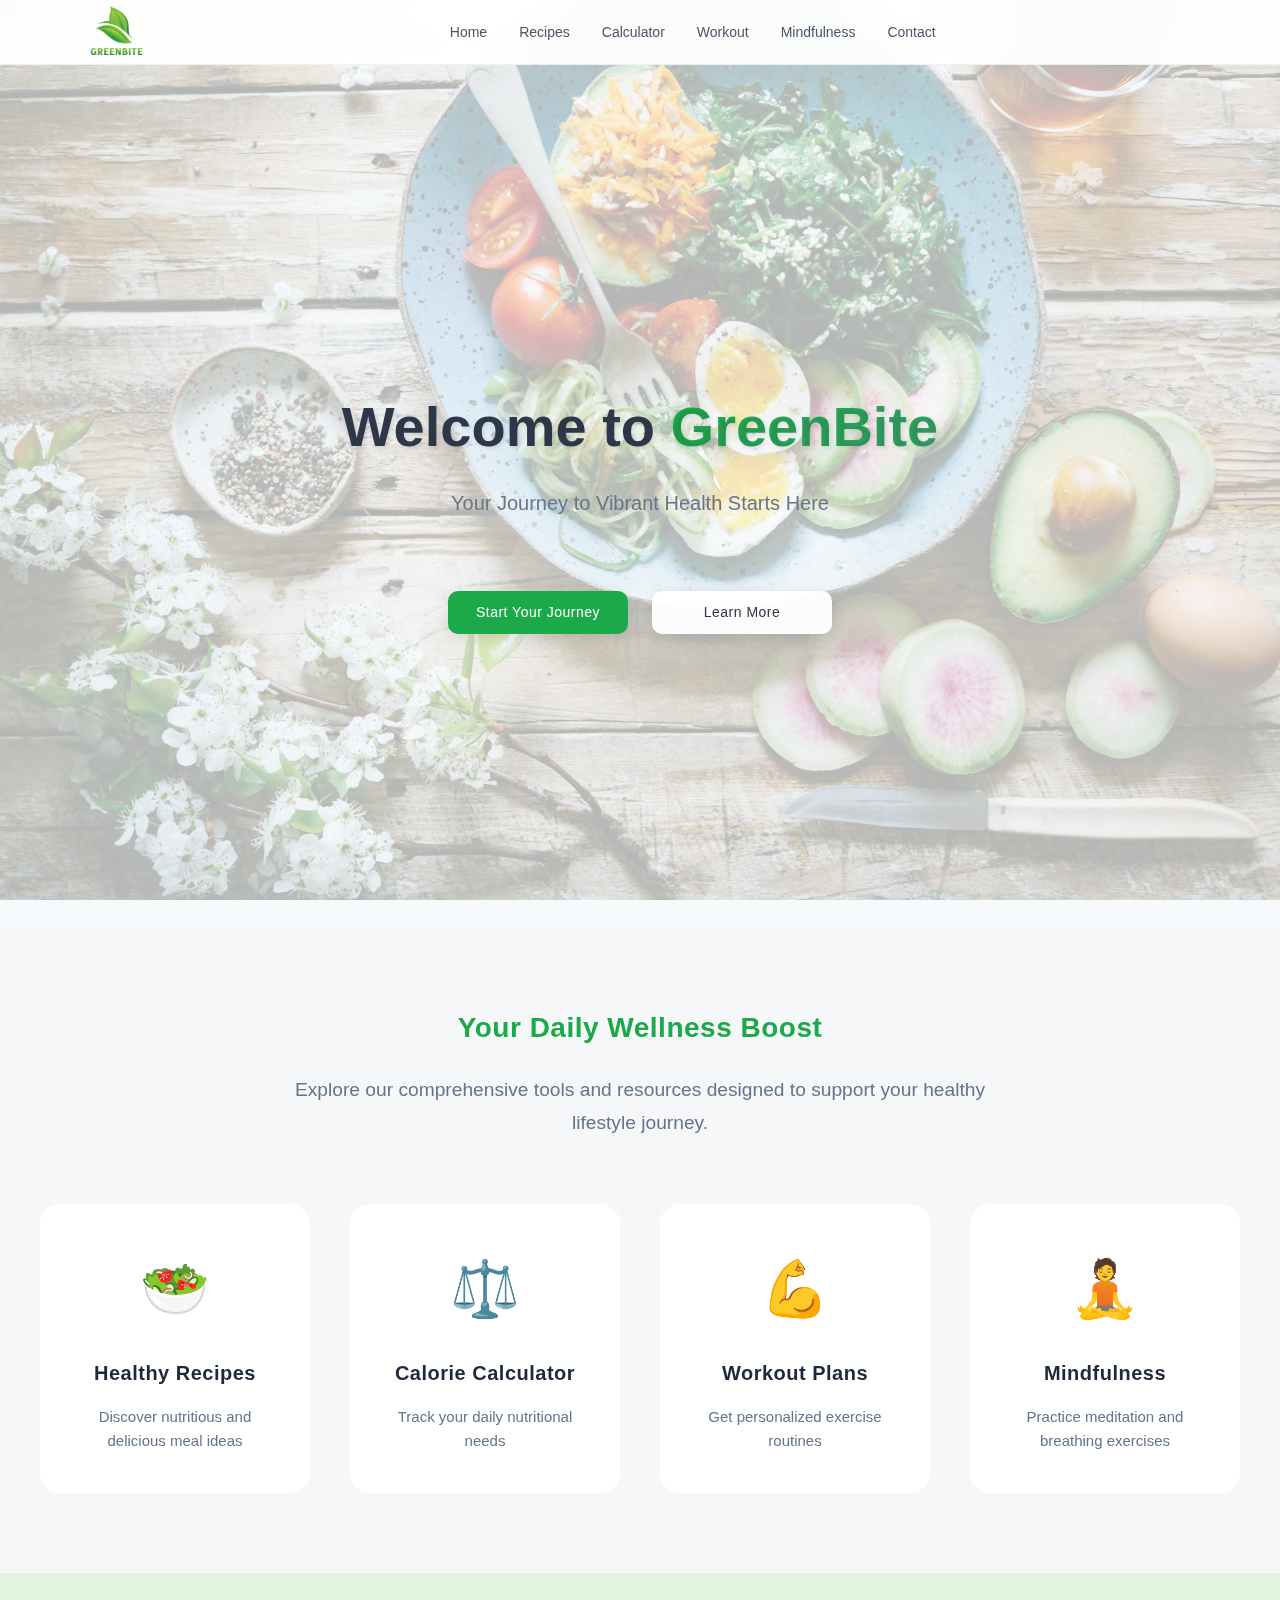
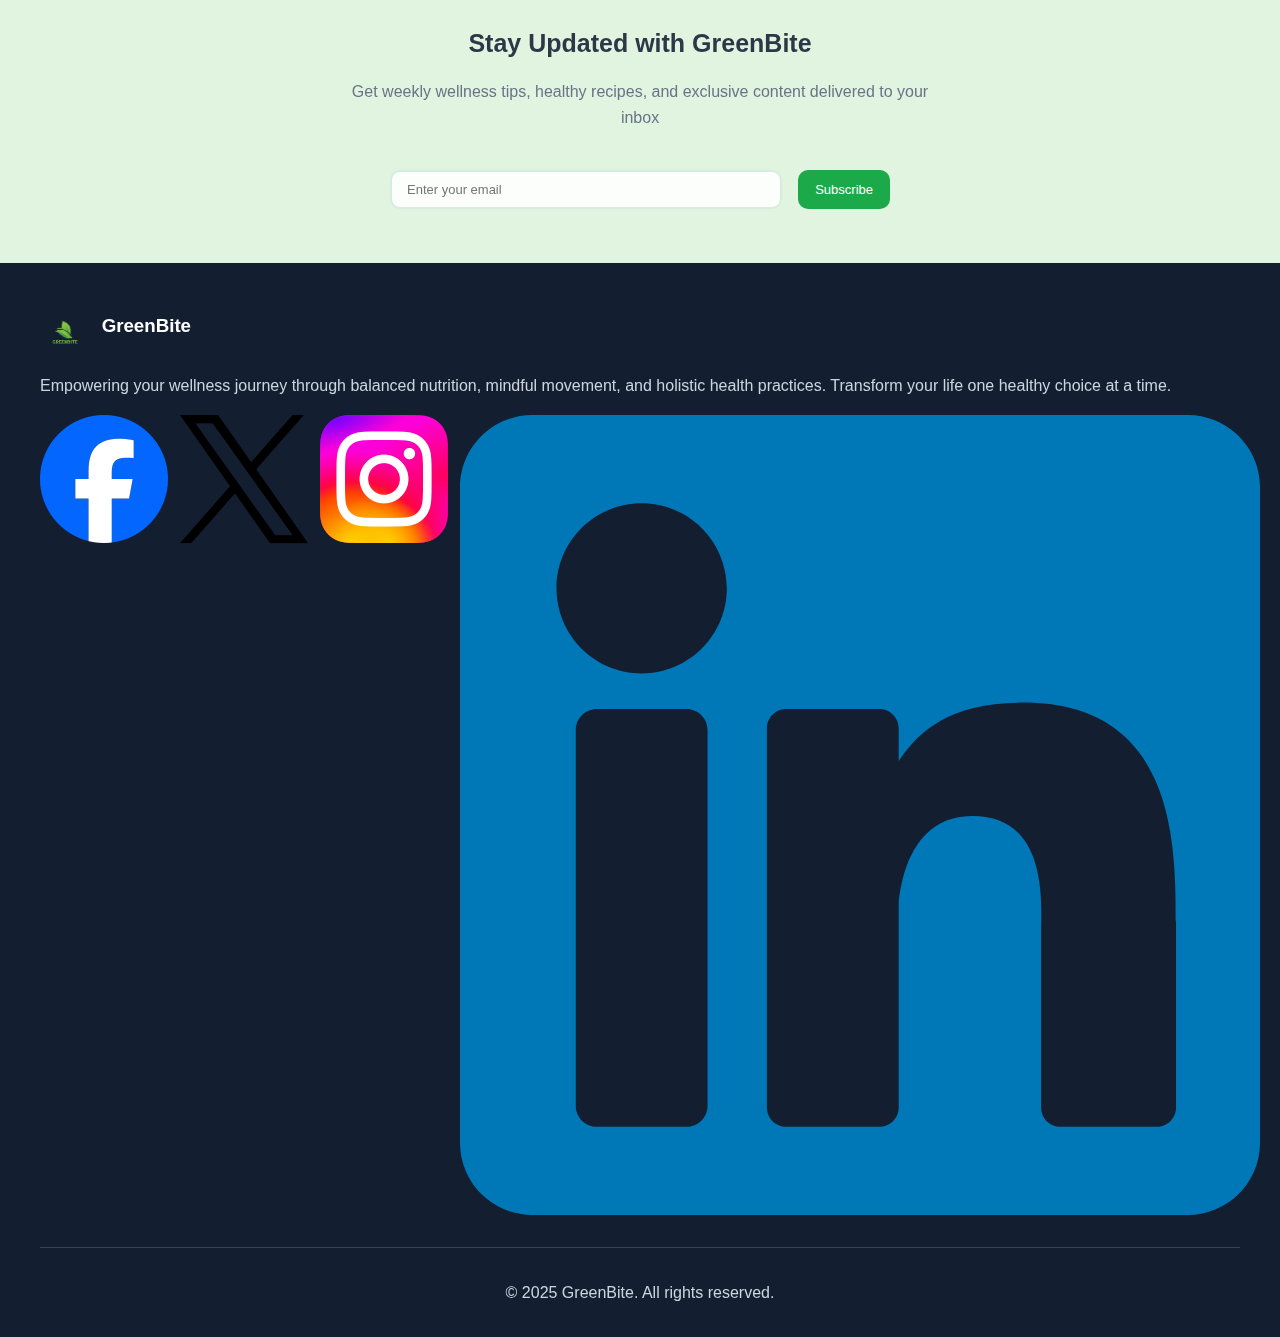
<file: index.html>
<!DOCTY    <link rel="stylesheet" href="./CSS/home.css">
<link
  rel="icon"
  href="./assets/GreenBite%20logo.png"
  type="image/x-icon"
  sizes="60x60"
/>>
<html lang="en">
  <head>
    <meta charset="UTF-8" />
    <meta name="viewport" content="width=device-width, initial-scale=1.0" />
    <title>GreenBite</title>
    <link rel="stylesheet" href="./CSS/style.css" />
    <link rel="stylesheet" href="./CSS/home.css" />
    <link
      rel="icon"
      href="./assets/GreenBite logo.png"
      type="image/x-icon"
      sizes="60x60"
    />
  </head>
  <body class="home">
    <nav class="navbar">
      <div class="nav-container">
        <div class="nav-logo">
          <a href="./index.html" aria-label="Go to Home">
            <img
              src="./assets/GreenBite%20logo.png"
              alt="GreenBite Logo"
              class="logo-img"
            />
          </a>
        </div>
        <button
          class="hamburger"
          type="button"
          aria-label="Open menu"
          aria-controls="nav-menu"
          aria-expanded="false"
        >
          <span></span>
          <span></span>
          <span></span>
        </button>
        <ul id="nav-menu" class="nav-menu">
          <li class="nav-item">
            <a href="#home" class="nav-link">Home</a>
          </li>
          <li class="nav-item">
            <a href="./recipes.html" class="nav-link">Recipes</a>
          </li>
          <li class="nav-item">
            <a href="./calculator.html" class="nav-link">Calculator</a>
          </li>
          <li class="nav-item">
            <a href="./workout.html" class="nav-link">Workout</a>
          </li>
          <li class="nav-item">
            <a href="./mindfulness.html" class="nav-link">Mindfulness</a>
          </li>
          <li class="nav-item">
            <a href="./contact.html" class="nav-link">Contact</a>
          </li>
        </ul>
        <div class="nav-backdrop" aria-hidden="true"></div>
      </div>
    </nav>

    <main class="hero-section">
      <h1>Welcome to <span class="green-text">GreenBite</span></h1>
      <h3 id="rotating-subtitle">Your Journey to Vibrant Health Starts Here</h3>
      <div class="hero-buttons">
        <a href="./recipes.html" class="hero-button first"
          >Start Your Journey</a
        >
        <button class="hero-button second">Learn More</button>
      </div>
    </main>

    <section class="features-section">
      <div class="container">
        <h2>Your Daily Wellness Boost</h2>
        <p class="section-description">
          Explore our comprehensive tools and resources designed to support your
          healthy lifestyle journey.
        </p>

        <div class="features-grid">
          <div class="feature-card">
            <div class="feature-icon">🥗</div>
            <h3>Healthy Recipes</h3>
            <p>Discover nutritious and delicious meal ideas</p>
          </div>

          <div class="feature-card">
            <div class="feature-icon">⚖️</div>
            <h3>Calorie Calculator</h3>
            <p>Track your daily nutritional needs</p>
          </div>

          <div class="feature-card">
            <div class="feature-icon">💪</div>
            <h3>Workout Plans</h3>
            <p>Get personalized exercise routines</p>
          </div>

          <div class="feature-card">
            <div class="feature-icon">🧘</div>
            <h3>Mindfulness</h3>
            <p>Practice meditation and breathing exercises</p>
          </div>
        </div>
      </div>
    </section>

    <section class="newsletter-section">
      <div class="container">
        <div class="newsletter-content">
          <h2>Stay Updated with GreenBite</h2>
          <p>
            Get weekly wellness tips, healthy recipes, and exclusive content
            delivered to your inbox
          </p>
          <form class="newsletter-form">
            <div class="form-group">
              <input
                type="email"
                class="newsletter-input"
                placeholder="Enter your email"
                inputmode="email"
                autocomplete="email"
                aria-label="Email address"
                required
              />
              <button type="submit" class="newsletter-button">Subscribe</button>
            </div>
          </form>
        </div>
      </div>
    </section>

    <footer class="footer">
      <div class="container">
        <div class="footer-content">
          <div class="footer-section">
            <div class="footer-logo">
              <img
                src="./assets/GreenBite%20logo.png"
                alt="GreenBite Logo"
                class="footer-logo-img"
              />
              <h3>GreenBite</h3>
            </div>
            <p>
              Empowering your wellness journey through balanced nutrition,
              mindful movement, and holistic health practices. Transform your
              life one healthy choice at a time.
            </p>
            <div class="social-links">
              <a
                href="https://facebook.com"
                class="social-link facebook"
                aria-label="Facebook"
              >
                <img src="./assets/facebook.svg.png" alt="Facebook" />
              </a>
              <a
                href="https://twitter.com"
                class="social-link twitter"
                aria-label="X (Twitter)"
              >
                <img src="./assets/x.svg.png" alt="X (Twitter)" />
              </a>
              <a
                href="https://instagram.com"
                class="social-link instagram"
                aria-label="Instagram"
              >
                <img src="./assets/instagram.svg.png" alt="Instagram" />
              </a>
              <a
                href="https://linkedin.com"
                class="social-link linkedin"
                aria-label="LinkedIn"
              >
                <img src="./assets/linkedin.svg" alt="LinkedIn" />
              </a>
            </div>
          </div>

          <div class="footer-section">
            <h4>Quick Links</h4>
            <ul class="footer-links">
              <li><a href="#home">Home</a></li>
              <li><a href="#recipes">Recipes</a></li>
              <li><a href="#calculator">Calculator</a></li>
              <li><a href="#workout">Workout</a></li>
              <li><a href="#mindfulness">Mindfulness</a></li>
            </ul>
          </div>

          <div class="footer-section">
            <h4>Contact</h4>
            <div class="contact-info">
              <p>Email: hello@greenbite.com</p>
              <p>Phone: +94 123 345 45</p>
              <p>Address: 123 Sri Lanka, Colombo</p>
            </div>
          </div>
        </div>

        <div class="footer-bottom">
          <div class="footer-bottom-content">
            <p>&copy; 2025 GreenBite. All rights reserved.</p>
          </div>
        </div>
      </div>
    </footer>
    <script src="./JS/index.js"></script>
  </body>
</html>
</file>
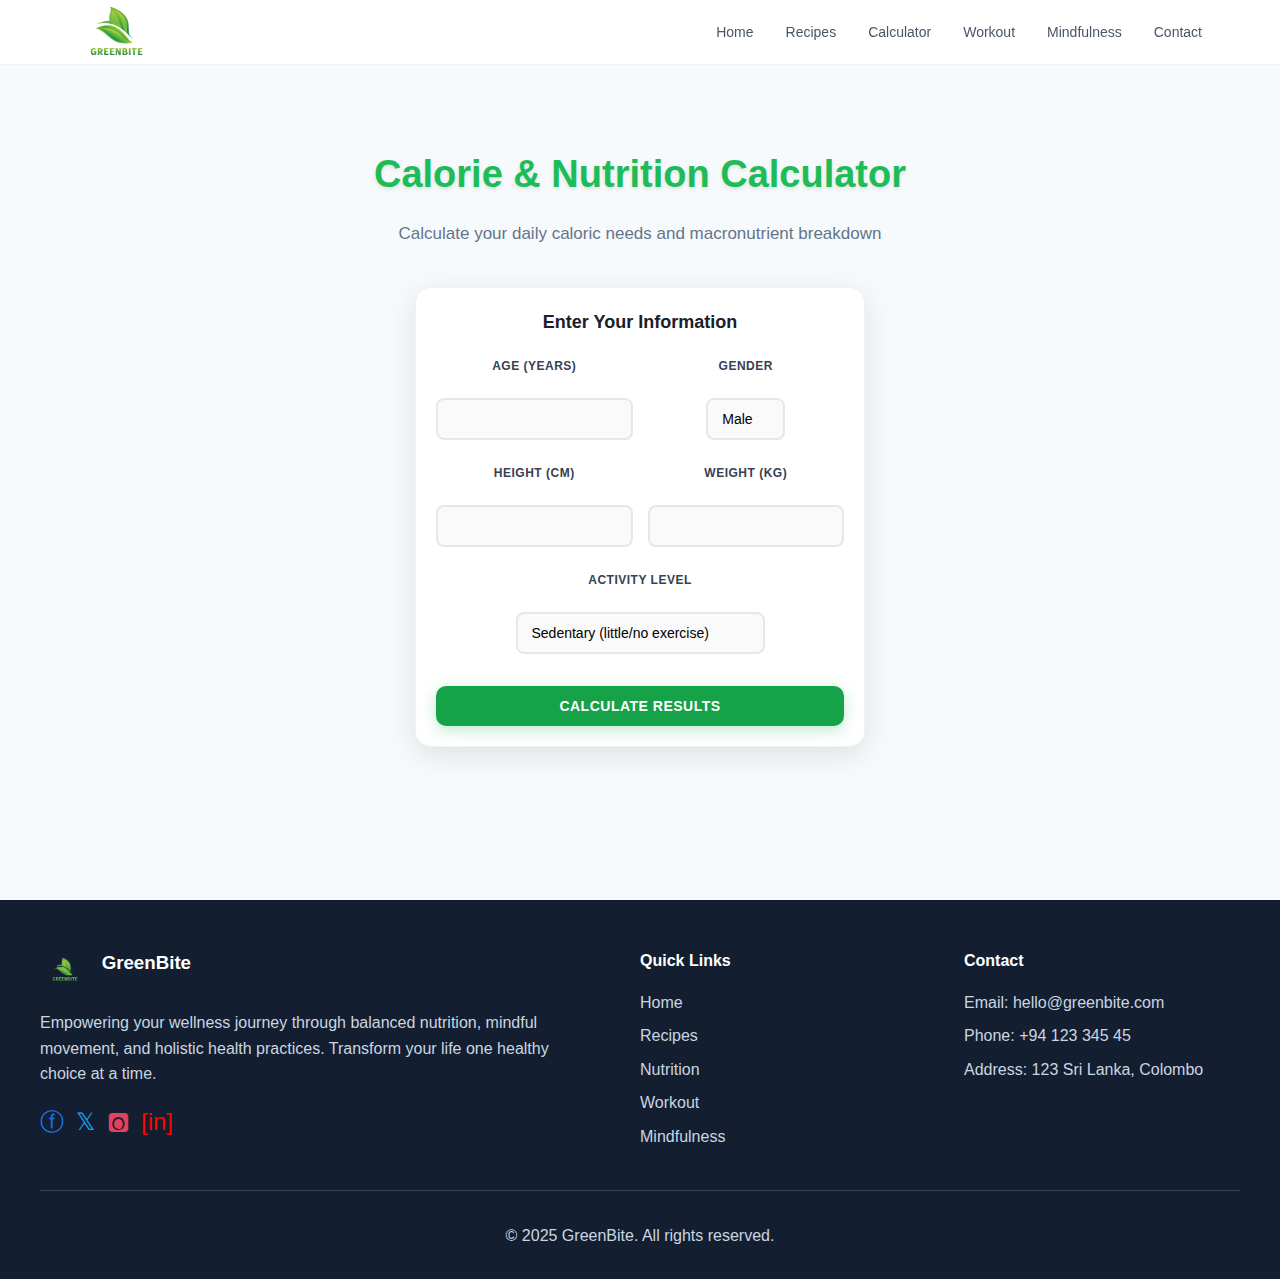
<file: calculator.html>
<!DOCTYPE html>
<html lang="en">
  <head>
    <meta charset="UTF-8" />
    <meta name="viewport" content="width=device-width, initial-scale=1.0" />
    <title>GreenBite</title>
    <link rel="stylesheet" href="./CSS/style.css" />
    <link rel="stylesheet" href="./CSS/calculator.css" />
    <link rel="stylesheet" href="./CSS/home.css" />
    <link
      rel="icon"
      href="./assets/GreenBite logo.png"
      type="image/x-icon"
      sizes="60x60"
    />
  </head>
  <body>
    <nav class="navbar">
      <div class="nav-container">
        <div class="nav-logo">
          <img
            src="./assets/GreenBite logo.png"
            alt="GreenBite Logo"
            class="logo-img"
          />
        </div>
        <ul class="nav-menu">
          <li class="nav-item">
            <a href="./index.html" class="nav-link">Home</a>
          </li>
          <li class="nav-item">
            <a href="./recipes.html" class="nav-link">Recipes</a>
          </li>
          <li class="nav-item">
            <a href="./calculator.html" class="nav-link active">Calculator</a>
          </li>
          <li class="nav-item">
            <a href="./workout.html" class="nav-link">Workout</a>
          </li>
          <li class="nav-item">
            <a href="./mindfulness.html" class="nav-link">Mindfulness</a>
          </li>
          <li class="nav-item">
            <a href="./contact.html" class="nav-link">Contact</a>
          </li>
        </ul>
      </div>
    </nav>

    <main>
      <section class="calculator-section">
        <h1>Calorie & Nutrition Calculator</h1>
        <h3>Calculate your daily caloric needs and macronutrient breakdown</h3>

        <div class="calculator-container">
          <h2>Enter Your Information</h2>
          <form id="calcForm">
            <div class="form-row">
              <div class="form-group">
                <label for="age">Age (years)</label>
                <input type="number" id="age" required />
              </div>
              <div class="form-group">
                <label for="gender">Gender</label>
                <select id="gender" required>
                  <option value="male">Male</option>
                  <option value="female">Female</option>
                </select>
              </div>
            </div>

            <div class="form-row">
              <div class="form-group">
                <label for="height">Height (cm)</label>
                <input type="number" id="height" required />
              </div>
              <div class="form-group">
                <label for="weight">Weight (kg)</label>
                <input type="number" id="weight" required />
              </div>
            </div>

            <div class="form-group">
              <label for="activity">Activity Level</label>
              <select id="activity" required>
                <option value="1.2">Sedentary (little/no exercise)</option>
                <option value="1.375">Lightly active (1–3 days/week)</option>
                <option value="1.55">Moderately active (3–5 days/week)</option>
                <option value="1.725">Very active (6–7 days/week)</option>
                <option value="1.9">Super active (hard exercise/job)</option>
              </select>
            </div>

            <button type="submit">
              <span class="button-text">Calculate Results</span>
            </button>
          </form>

          <div id="results" class="result" style="display: none">
            <h3>Your Results</h3>
            <p><strong>BMR:</strong> <span id="bmr"></span> kcal/day</p>
            <p><strong>TDEE:</strong> <span id="tdee"></span> kcal/day</p>
            <h4>Macronutrient Breakdown</h4>
            <div class="bar"><div class="bar-fill carbs" id="carbs"></div></div>
            <div class="bar">
              <div class="bar-fill protein" id="protein"></div>
            </div>
            <div class="bar"><div class="bar-fill fat" id="fat"></div></div>
          </div>
        </div>
      </section>
    </main>

    <footer class="footer">
      <div class="container">
        <div class="footer-content">
          <div class="footer-section">
            <div class="footer-logo">
              <img
                src="./assets/GreenBite logo.png"
                alt="GreenBite Logo"
                class="footer-logo-img"
              />
              <h3>GreenBite</h3>
            </div>
            <p>
              Empowering your wellness journey through balanced nutrition,
              mindful movement, and holistic health practices. Transform your
              life one healthy choice at a time.
            </p>
            <div class="social-links">
              <a href="https://facebook.com" class="social-link facebook">ⓕ</a>
              <a href="https://twitter.com" class="social-link twitter">𝕏</a>
              <a href="https://instagram.com" class="social-link instagram"
                >🅾</a
              >
              <a href="https://youtube.com" class="social-link youtube">[in]</a>
            </div>
          </div>

          <div class="footer-section">
            <h4>Quick Links</h4>
            <ul class="footer-links">
              <li><a href="#home">Home</a></li>
              <li><a href="#recipes">Recipes</a></li>
              <li><a href="#nutrition">Nutrition</a></li>
              <li><a href="#workout">Workout</a></li>
              <li><a href="#mindfulness">Mindfulness</a></li>
            </ul>
          </div>

          <div class="footer-section">
            <h4>Contact</h4>
            <div class="contact-info">
              <p>Email: hello@greenbite.com</p>
              <p>Phone: +94 123 345 45</p>
              <p>Address: 123 Sri Lanka, Colombo</p>
            </div>
          </div>
        </div>

        <div class="footer-bottom">
          <div class="footer-bottom-content">
            <p>&copy; 2025 GreenBite. All rights reserved.</p>
          </div>
        </div>
      </div>
    </footer>
    <script src="./JS/calculator.js"></script>
  </body>
</html>
</file>
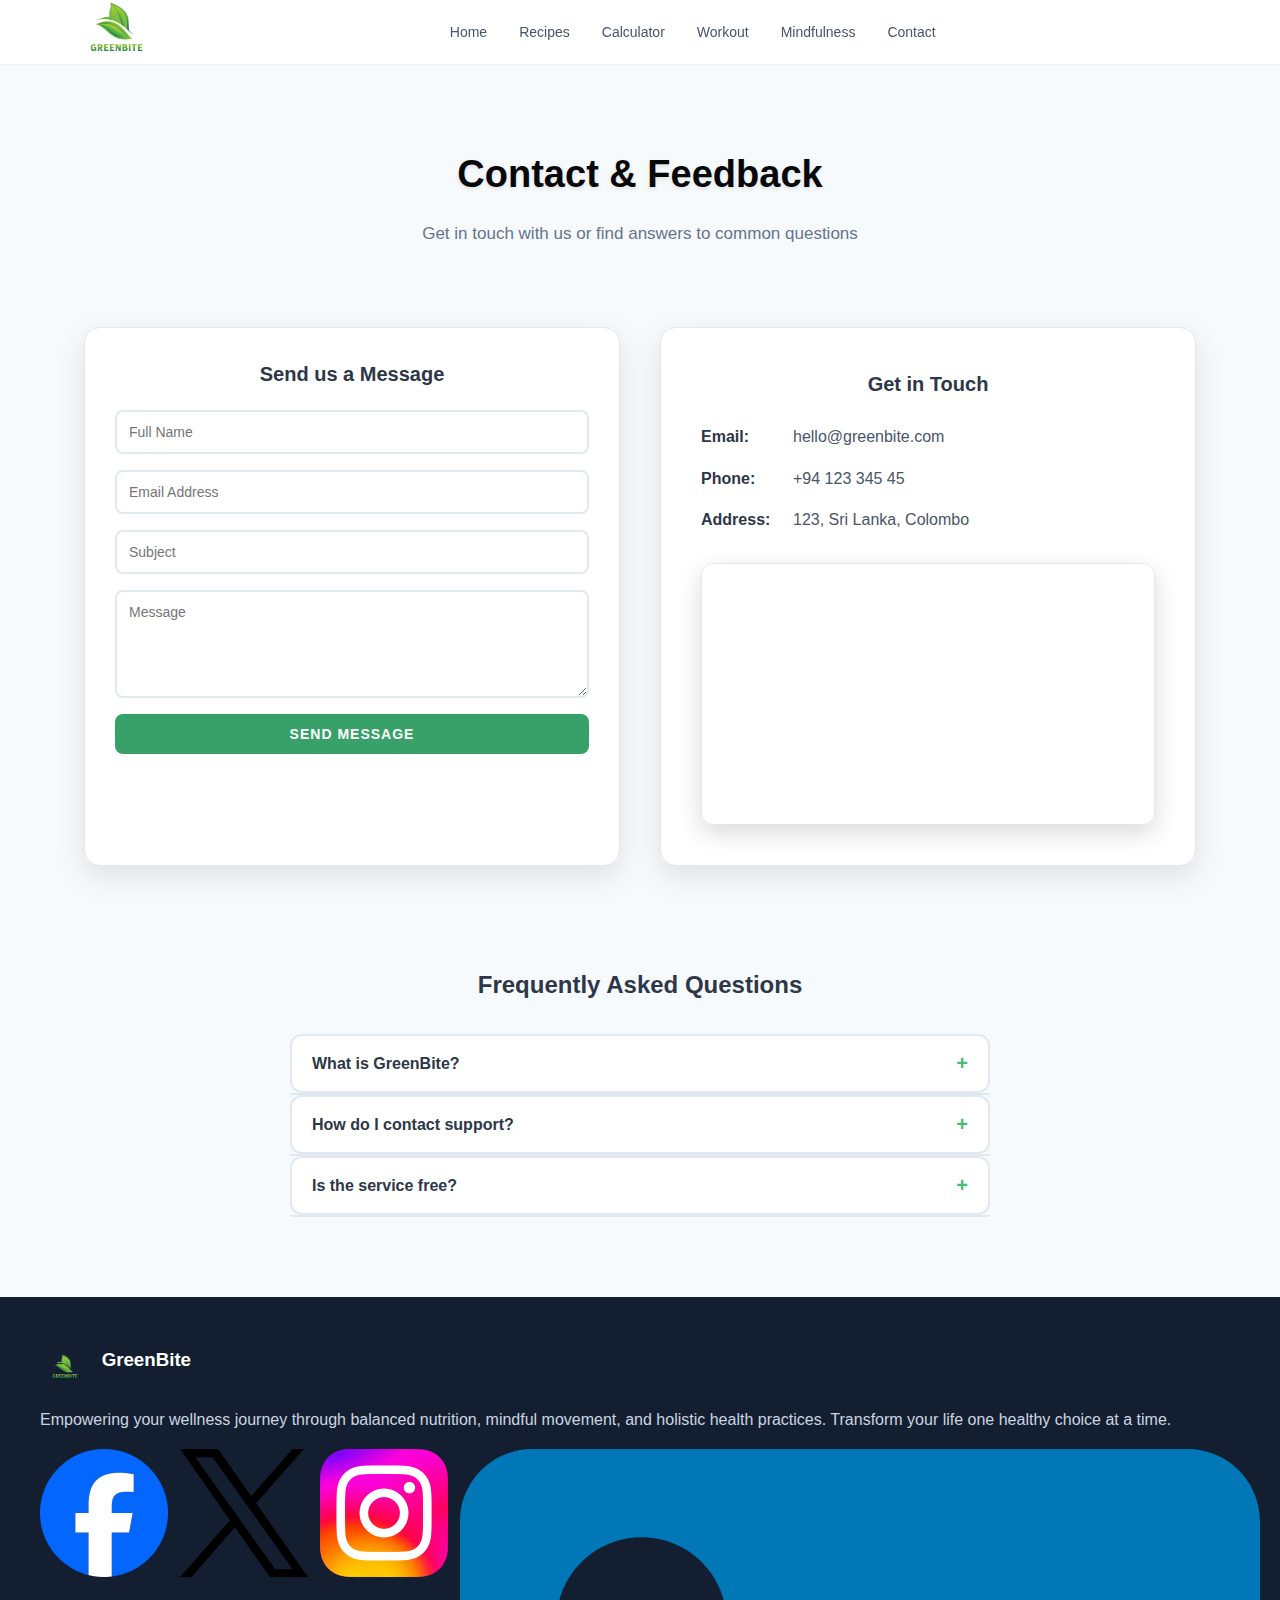
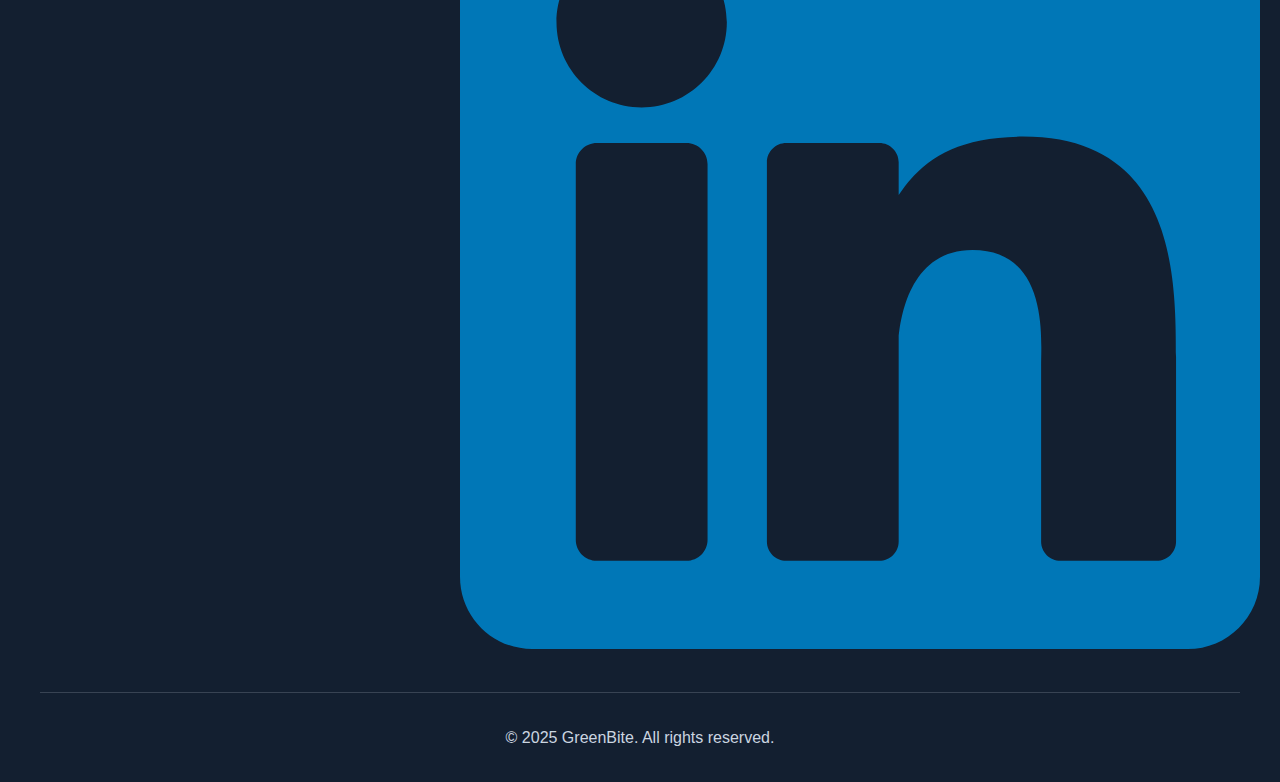
<file: contact.html>
<!DOCTYPE html>
<html lang="en">
  <head>
    <meta charset="UTF-8" />
    <meta name="viewport" content="width=device-width, initial-scale=1.0" />
    <title>Contact | GreenBite</title>
    <link rel="stylesheet" href="./CSS/style.css" />
    <link rel="stylesheet" href="./CSS/contact.css" />
    <link rel="stylesheet" href="./CSS/home.css" />
    <link
      rel="icon"
      href="./assets/GreenBite-logo.png"
      type="image/x-icon"
      sizes="60x60"
    />
  </head>
  <body>
    <nav class="navbar">
      <div class="nav-container">
        <div class="nav-logo">
          <a href="./index.html" aria-label="Go to Home">
            <img
              src="./assets/GreenBite-logo.png"
              alt="GreenBite Logo"
              class="logo-img"
            />
          </a>
        </div>
        <button
          class="hamburger"
          type="button"
          aria-label="Open menu"
          aria-controls="nav-menu"
          aria-expanded="false"
        >
          <span></span>
          <span></span>
          <span></span>
        </button>
        <ul id="nav-menu" class="nav-menu">
          <li class="nav-item">
            <a href="./index.html" class="nav-link">Home</a>
          </li>
          <li class="nav-item">
            <a href="./recipes.html" class="nav-link">Recipes</a>
          </li>
          <li class="nav-item">
            <a href="./calculator.html" class="nav-link">Calculator</a>
          </li>
          <li class="nav-item">
            <a href="./workout.html" class="nav-link">Workout</a>
          </li>
          <li class="nav-item">
            <a href="./mindfulness.html" class="nav-link">Mindfulness</a>
          </li>
          <li class="nav-item">
            <a href="./contact.html" class="nav-link">Contact</a>
          </li>
        </ul>
        <div class="nav-backdrop" aria-hidden="true"></div>
      </div>
    </nav>

    <main>
      <section class="contact-section">
        <h1>Contact & Feedback</h1>
        <h3>Get in touch with us or find answers to common questions</h3>
      </section>

      <section class="contact-container">
        <!-- Contact Form -->
        <div class="form-section">
          <h2>Send us a Message</h2>
          <form id="contactForm">
            <input type="text" id="name" placeholder="Full Name" required />
            <input
              type="email"
              id="email"
              placeholder="Email Address"
              required
            />
            <input type="text" id="subject" placeholder="Subject" required />
            <textarea
              id="message"
              placeholder="Message"
              rows="5"
              required
            ></textarea>
            <button type="submit">Send Message</button>
          </form>
          <p id="formResponse" class="form-response"></p>
        </div>

        <!-- Contact Info -->
        <div class="info-section">
          <h2>Get in Touch</h2>
          <p><strong>Email:</strong> hello@greenbite.com</p>
          <p><strong>Phone:</strong> +94 123 345 45</p>
          <p><strong>Address:</strong> 123, Sri Lanka, Colombo</p>

          <!--Map -->
          <div class="map-container">
            <iframe
              src="https://www.google.com/maps/embed?pb=!1m18!1m12!1m3!1d63313.48650977813!2d79.8120634!3d6.9270786!2m3!1f0!2f0!3f0!3m2!1i1024!2i768!4f13.1!3m3!1m2!1s0x3ae2593f13dfb6ed%3A0x9f64c0a6b3e1f8b1!2sColombo!5e0!3m2!1sen!2slk!4v1682605830024!5m2!1sen!2slk"
              title="Map showing Colombo, Sri Lanka"
              allowfullscreen=""
              loading="lazy"
            ></iframe>
          </div>
        </div>
      </section>

      <!-- FAQ-->
      <section class="faq">
        <h2>Frequently Asked Questions</h2>
        <div class="accordion">
          <button class="accordion-btn">What is GreenBite?</button>
          <div class="accordion-content">
            <p>
              GreenBite is a wellness brand promoting healthy living through
              meals, exercise, and mindfulness.
            </p>
          </div>

          <button class="accordion-btn">How do I contact support?</button>
          <div class="accordion-content">
            <p>You can reach us via hello@greenbite.com or our hotline.</p>
          </div>

          <button class="accordion-btn">Is the service free?</button>
          <div class="accordion-content">
            <p>Yes, most of our tools are free to use online.</p>
          </div>
        </div>
      </section>
    </main>
    <footer class="footer">
      <div class="container">
        <div class="footer-content">
          <div class="footer-section">
            <div class="footer-logo">
              <img
                src="./assets/GreenBite-logo.png"
                alt="GreenBite Logo"
                class="footer-logo-img"
              />
              <h3>GreenBite</h3>
            </div>
            <p>
              Empowering your wellness journey through balanced nutrition,
              mindful movement, and holistic health practices. Transform your
              life one healthy choice at a time.
            </p>
            <div class="social-links">
              <a
                href="https://facebook.com"
                class="social-link facebook"
                aria-label="Facebook"
              >
                <img src="./assets/facebook.svg.png" alt="Facebook" />
              </a>
              <a
                href="https://twitter.com"
                class="social-link twitter"
                aria-label="X (Twitter)"
              >
                <img src="./assets/x.svg.png" alt="X (Twitter)" />
              </a>
              <a
                href="https://instagram.com"
                class="social-link instagram"
                aria-label="Instagram"
              >
                <img src="./assets/instagram.svg.png" alt="Instagram" />
              </a>
              <a
                href="https://linkedin.com"
                class="social-link linkedin"
                aria-label="LinkedIn"
              >
                <img src="./assets/linkedin.svg" alt="LinkedIn" />
              </a>
            </div>
          </div>

          <div class="footer-section">
            <h4>Quick Links</h4>
            <ul class="footer-links">
              <li><a href="#home">Home</a></li>
              <li><a href="#recipes">Recipes</a></li>
              <li><a href="#nutrition">Nutrition</a></li>
              <li><a href="#workout">Workout</a></li>
              <li><a href="#mindfulness">Mindfulness</a></li>
            </ul>
          </div>

          <div class="footer-section">
            <h4>Contact</h4>
            <div class="contact-info">
              <p>Email: hello@greenbite.com</p>
              <p>Phone: +94 123 345 45</p>
              <p>Address: 123 Sri Lanka, Colombo</p>
            </div>
          </div>
        </div>

        <div class="footer-bottom">
          <div class="footer-bottom-content">
            <p>&copy; 2025 GreenBite. All rights reserved.</p>
          </div>
        </div>
      </div>
    </footer>
    <script src="./JS/contact.js"></script>
  </body>
</html>
</file>
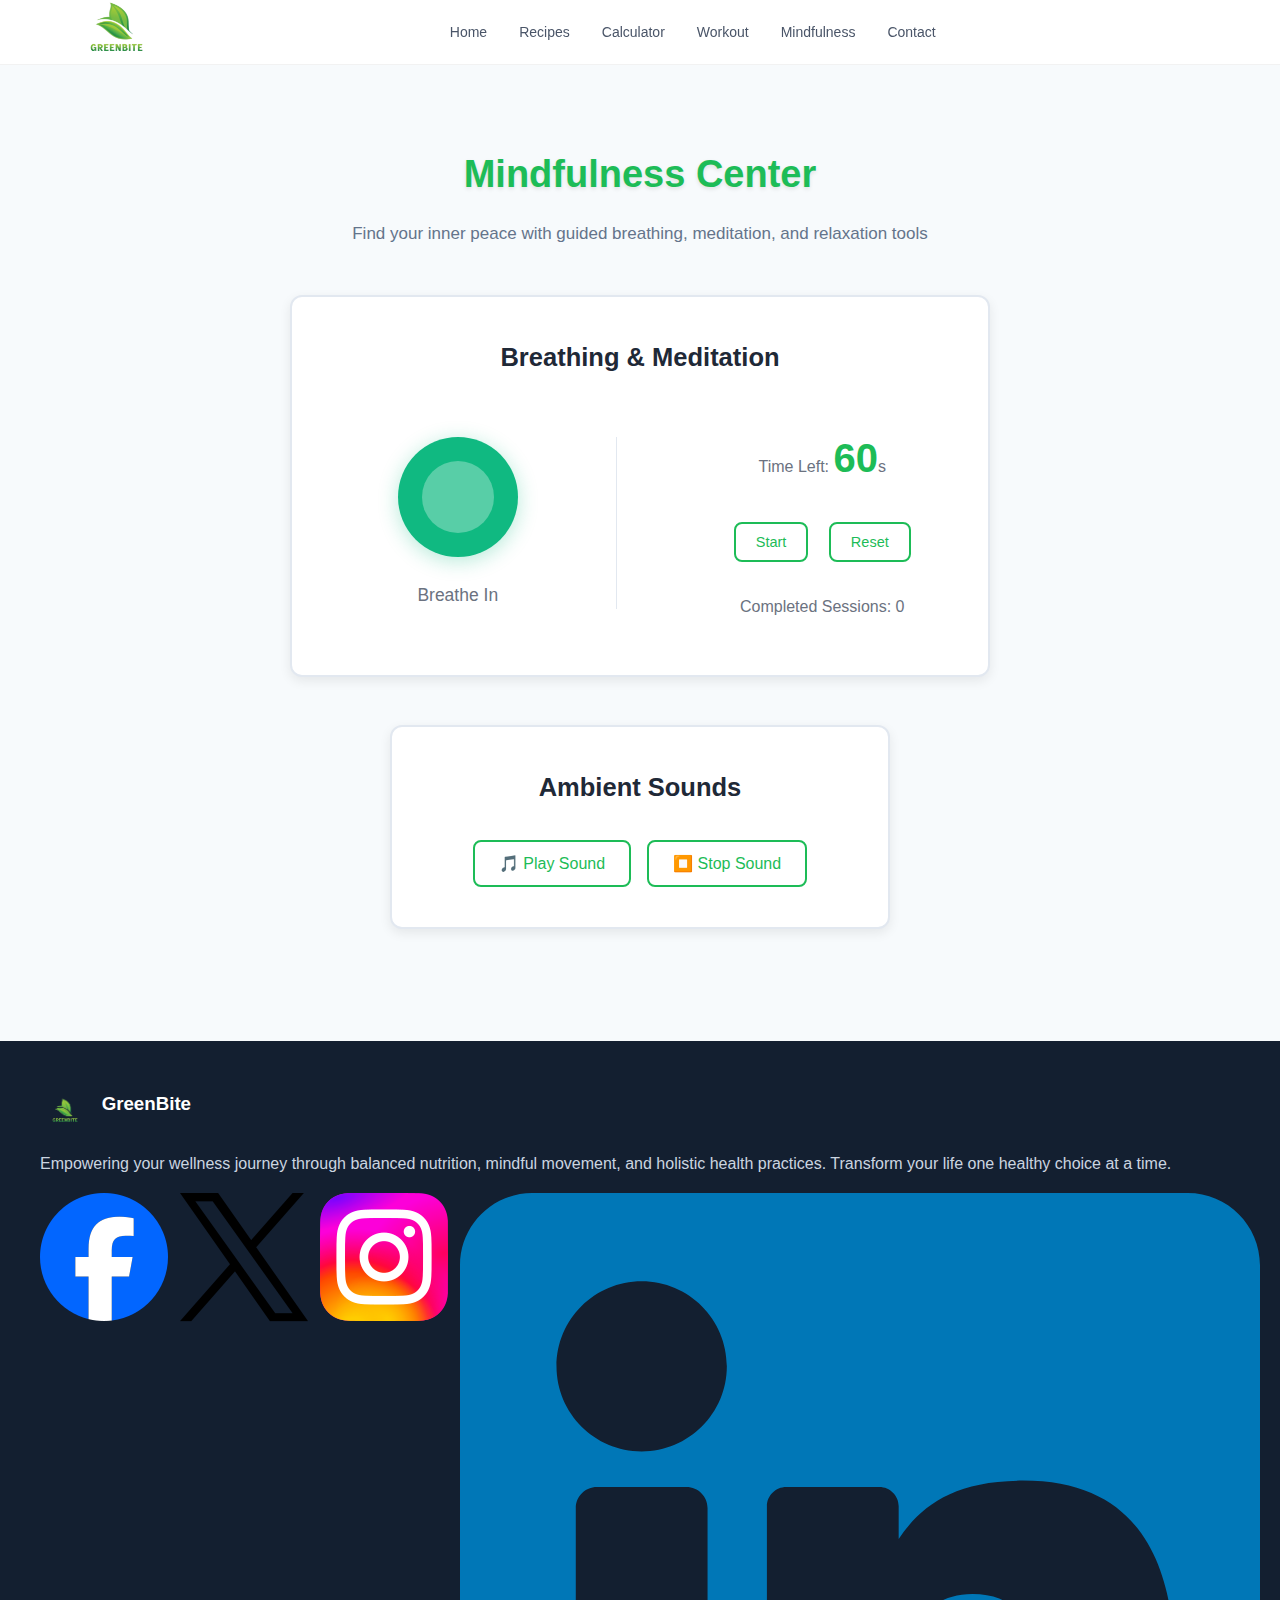
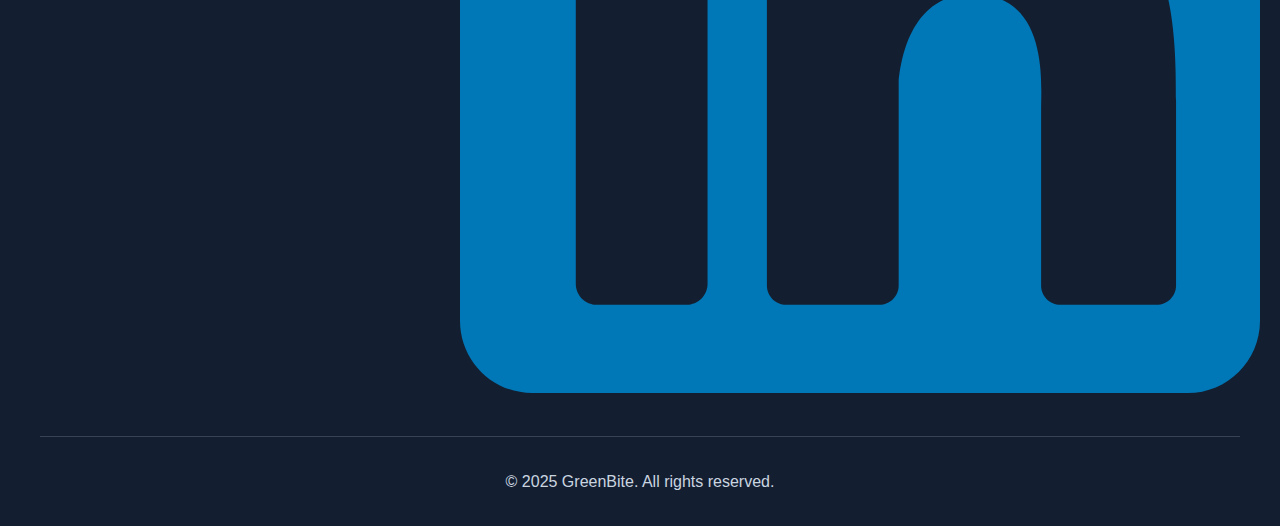
<file: mindfulness.html>
<!DOCTYPE html>
<html lang="en">
  <head>
    <meta charset="UTF-8" />
    <meta name="viewport" content="width=device-width, initial-scale=1.0" />
    <title>Mindfulness | GreenBite</title>
    <link rel="stylesheet" href="./CSS/style.css" />
    <link rel="stylesheet" href="./CSS/mindfulness.css" />
    <link rel="stylesheet" href="./CSS/home.css" />
    <link
      rel="icon"
      href="./assets/GreenBite logo.png"
      type="image/x-icon"
      sizes="60x60"
    />
  </head>
  <body>
    <nav class="navbar">
      <div class="nav-container">
        <div class="nav-logo">
          <a href="./index.html" aria-label="Go to Home">
            <img
              src="./assets/GreenBite logo.png"
              alt="GreenBite Logo"
              class="logo-img"
            />
          </a>
        </div>
        <button
          class="hamburger"
          type="button"
          aria-label="Open menu"
          aria-controls="nav-menu"
          aria-expanded="false"
        >
          <span></span>
          <span></span>
          <span></span>
        </button>
        <ul id="nav-menu" class="nav-menu">
          <li class="nav-item">
            <a href="./index.html" class="nav-link">Home</a>
          </li>
          <li class="nav-item">
            <a href="./recipes.html" class="nav-link">Recipes</a>
          </li>
          <li class="nav-item">
            <a href="./calculator.html" class="nav-link">Calculator</a>
          </li>
          <li class="nav-item">
            <a href="./workout.html" class="nav-link">Workout</a>
          </li>
          <li class="nav-item">
            <a href="./mindfulness.html" class="nav-link">Mindfulness</a>
          </li>
          <li class="nav-item">
            <a href="./contact.html" class="nav-link">Contact</a>
          </li>
        </ul>
        <div class="nav-backdrop" aria-hidden="true"></div>
      </div>
    </nav>

    <main>
      <section class="mindfulness-section">
        <h1>Mindfulness Center</h1>
        <h3>
          Find your inner peace with guided breathing, meditation, and
          relaxation tools
        </h3>

        <div class="breathing-timer-container">
          <h2>Breathing & Meditation</h2>

          <div class="breathing-timer-content">
            <!-- Breathing Animation -->
            <div class="breathing-section">
              <div class="circle"></div>
              <p id="breathing-text">Breathe In</p>
            </div>

            <!-- Meditation Timer -->
            <div class="timer-section">
              <p>Time Left: <span id="time-left">60</span>s</p>
              <div class="timer-controls">
                <button id="start-timer">Start</button>
                <button id="reset-timer">Reset</button>
              </div>
              <p>Completed Sessions: <span id="completed">0</span></p>
            </div>
          </div>
        </div>

        <!-- Ambient Sounds -->
        <div class="sound-container">
          <h2>Ambient Sounds</h2>
          <div class="sound-controls">
            <button id="play-sound">🎵 Play Sound</button>
            <button id="stop-sound">⏹️ Stop Sound</button>
          </div>
        </div>
      </section>
    </main>
    <footer class="footer">
      <div class="container">
        <div class="footer-content">
          <div class="footer-section">
            <div class="footer-logo">
              <img
                src="./assets/GreenBite logo.png"
                alt="GreenBite Logo"
                class="footer-logo-img"
              />
              <h3>GreenBite</h3>
            </div>
            <p>
              Empowering your wellness journey through balanced nutrition,
              mindful movement, and holistic health practices. Transform your
              life one healthy choice at a time.
            </p>
            <div class="social-links">
              <a
                href="https://facebook.com"
                class="social-link facebook"
                aria-label="Facebook"
              >
                <img src="./assets/facebook.svg.png" alt="Facebook" />
              </a>
              <a
                href="https://twitter.com"
                class="social-link twitter"
                aria-label="X (Twitter)"
              >
                <img src="./assets/x.svg.png" alt="X (Twitter)" />
              </a>
              <a
                href="https://instagram.com"
                class="social-link instagram"
                aria-label="Instagram"
              >
                <img src="./assets/instagram.svg.png" alt="Instagram" />
              </a>
              <a
                href="https://linkedin.com"
                class="social-link linkedin"
                aria-label="LinkedIn"
              >
                <img src="./assets/linkedin.svg" alt="LinkedIn" />
              </a>
            </div>
          </div>

          <div class="footer-section">
            <h4>Quick Links</h4>
            <ul class="footer-links">
              <li><a href="#home">Home</a></li>
              <li><a href="#recipes">Recipes</a></li>
              <li><a href="#nutrition">Nutrition</a></li>
              <li><a href="#workout">Workout</a></li>
              <li><a href="#mindfulness">Mindfulness</a></li>
            </ul>
          </div>

          <div class="footer-section">
            <h4>Contact</h4>
            <div class="contact-info">
              <p>Email: hello@greenbite.com</p>
              <p>Phone: +94 123 345 45</p>
              <p>Address: 123 Sri Lanka, Colombo</p>
            </div>
          </div>
        </div>

        <div class="footer-bottom">
          <div class="footer-bottom-content">
            <p>&copy; 2025 GreenBite. All rights reserved.</p>
          </div>
        </div>
      </div>
    </footer>
    <script src="./JS/mindfulness.js"></script>
  </body>
</html>
</file>
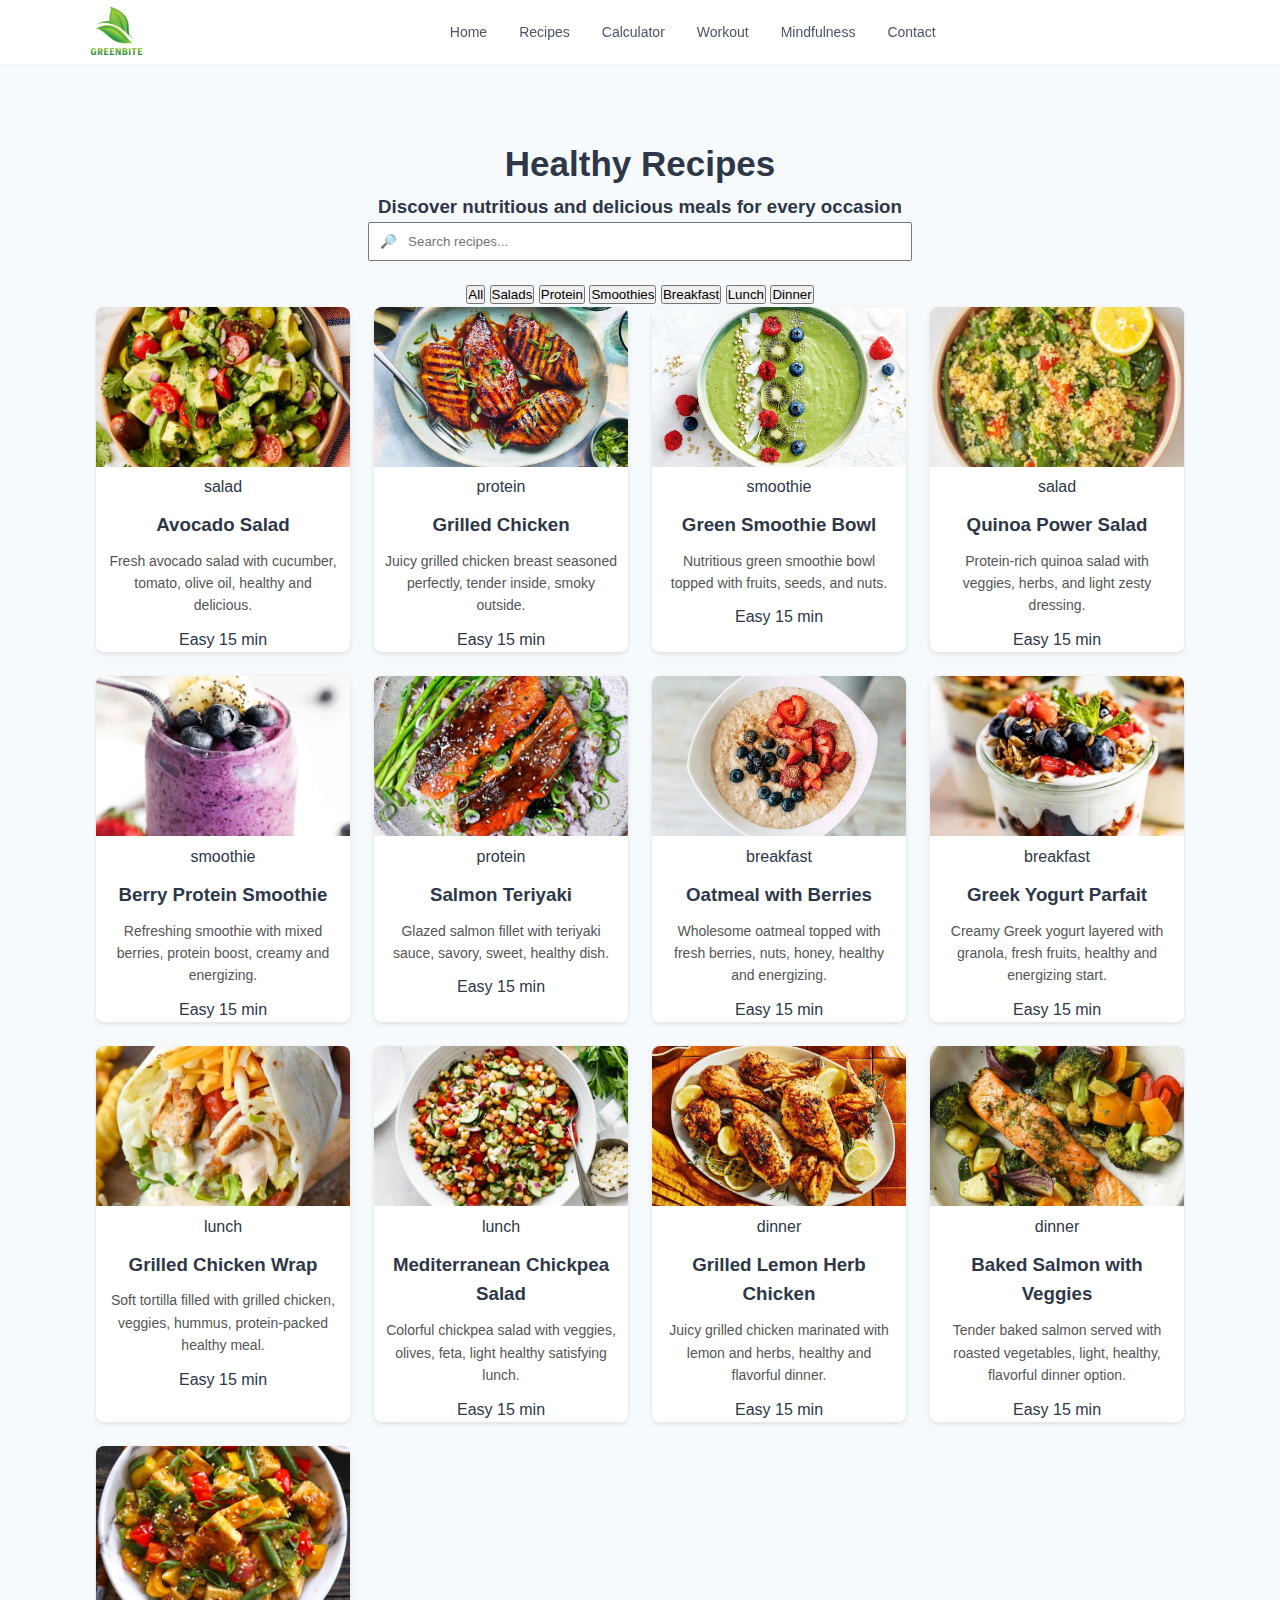
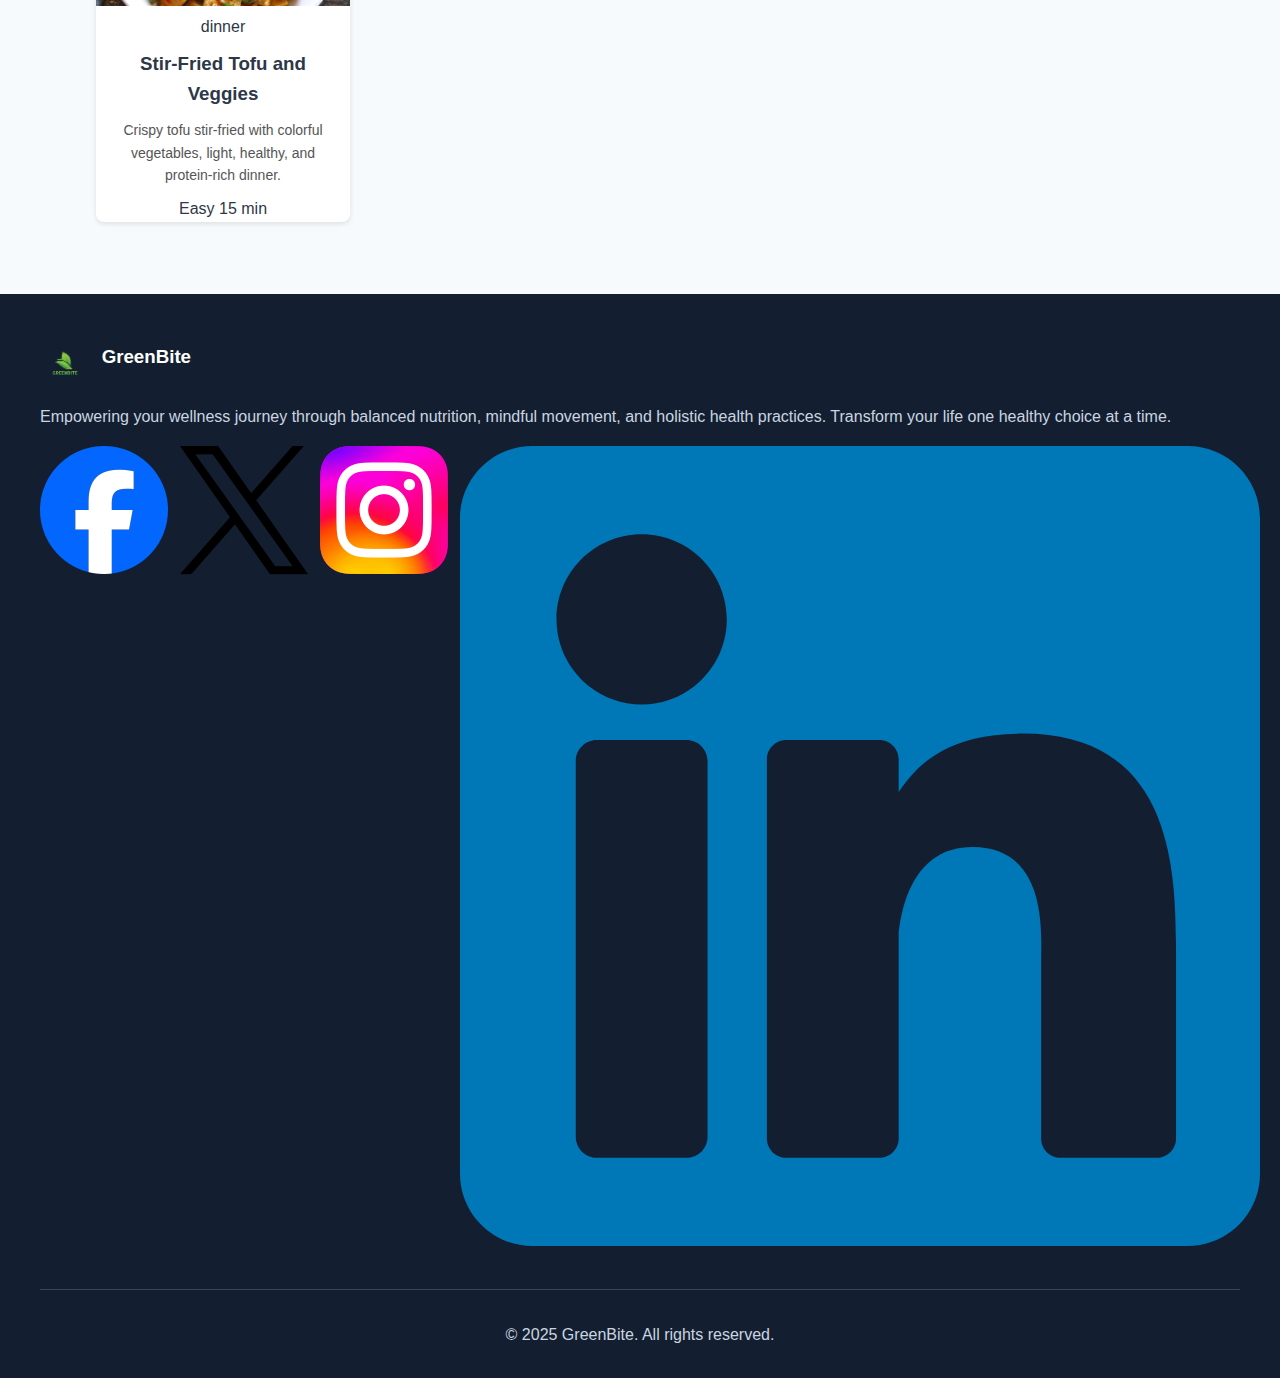
<file: recipes.html>
<!DOCTYPE html>
<html lang="en">
  <head>
    <meta charset="UTF-8" />
    <meta name="viewport" content="width=device-width, initial-scale=1.0" />
    <title>GreenBite</title>
    <link rel="stylesheet" href="./CSS/style.css" />
    <link rel="stylesheet" href="./CSS/recipes.css" />
    <link rel="stylesheet" href="./CSS/home.css" />
    <link
      rel="icon"
      href="./assets/GreenBite logo.png"
      type="image/x-icon"
      sizes="60x60"
    />
  </head>
  <body>
    <nav class="navbar">
      <div class="nav-container">
        <div class="nav-logo">
          <img
            src="./assets/GreenBite logo.png"
            alt="GreenBite Logo"
            class="logo-img"
          />
        </div>
        <button
          class="hamburger"
          type="button"
          aria-label="Open menu"
          aria-controls="nav-menu"
          aria-expanded="false"
        >
          <span></span>
          <span></span>
          <span></span>
        </button>
        <ul id="nav-menu" class="nav-menu">
          <li class="nav-item">
            <a href="./index.html" class="nav-link">Home</a>
          </li>
          <li class="nav-item">
            <a href="./recipes.html" class="nav-link active">Recipes</a>
          </li>
          <li class="nav-item">
            <a href="./calculator.html" class="nav-link">Calculator</a>
          </li>
          <li class="nav-item">
            <a href="./workout.html" class="nav-link">Workout</a>
          </li>
          <li class="nav-item">
            <a href="./mindfulness.html" class="nav-link">Mindfulness</a>
          </li>
          <li class="nav-item">
            <a href="./contact.html" class="nav-link">Contact</a>
          </li>
        </ul>
        <div class="nav-backdrop" aria-hidden="true"></div>
      </div>
    </nav>

    <!-- Recipes Section -->
    <main>
      <section class="recipes-section">
        <h1>Healthy Recipes</h1>
        <h3>Discover nutritious and delicious meals for every occasion</h3>

        <div class="search-container">
          <input
            type="text"
            id="searchBar"
            placeholder="🔎   Search recipes..."
          />
        </div>

        <div class="filter-container">
          <div class="category-filters">
            <button class="filter-btn active" data-category="all">All</button>
            <button class="filter-btn" data-category="salad">Salads</button>
            <button class="filter-btn" data-category="protein">Protein</button>
            <button class="filter-btn" data-category="smoothie">
              Smoothies
            </button>
            <button class="filter-btn" data-category="breakfast">
              Breakfast
            </button>
            <button class="filter-btn" data-category="lunch">Lunch</button>
            <button class="filter-btn" data-category="dinner">Dinner</button>
          </div>
        </div>

        <div id="recipesContainer" class="recipes-container"></div>
      </section>
    </main>

    <!-- Modal -->
    <div id="recipeModal" class="modal">
      <div class="modal-content">
        <span class="close">&times;</span>
        <h2 id="modalTitle"></h2>
        <img id="modalImage" alt="" />
        <p id="modalDescription"></p>

        <h3>Ingredients</h3>
        <ul id="modalIngredients"></ul>

        <h3>Steps</h3>
        <ol id="modalSteps"></ol>

        <h3>Nutrition Info</h3>
        <table id="modalNutrition"></table>
      </div>
    </div>

    <footer class="footer">
      <div class="container">
        <div class="footer-content">
          <div class="footer-section">
            <div class="footer-logo">
              <img
                src="./assets/GreenBite logo.png"
                alt="GreenBite Logo"
                class="footer-logo-img"
              />
              <h3>GreenBite</h3>
            </div>
            <p>
              Empowering your wellness journey through balanced nutrition,
              mindful movement, and holistic health practices. Transform your
              life one healthy choice at a time.
            </p>
            <div class="social-links">
              <a href="https://facebook.com" class="social-link facebook" aria-label="Facebook">
                <img src="./assets/facebook.svg.png" alt="Facebook" />
              </a>
              <a href="https://twitter.com" class="social-link twitter" aria-label="X (Twitter)">
                <img src="./assets/x.svg.png" alt="X (Twitter)" />
              </a>
              <a href="https://instagram.com" class="social-link instagram" aria-label="Instagram">
                <img src="./assets/instagram.svg.png" alt="Instagram" />
              </a>
              <a href="https://linkedin.com" class="social-link linkedin" aria-label="LinkedIn">
                <img src="./assets/linkedin.svg" alt="LinkedIn" />
              </a>
            </div>
          </div>

          <div class="footer-section">
            <h4>Quick Links</h4>
            <ul class="footer-links">
              <li><a href="#home">Home</a></li>
              <li><a href="#recipes">Recipes</a></li>
              <li><a href="#calculator">Calculator</a></li>
              <li><a href="#workout">Workout</a></li>
              <li><a href="#mindfulness">Mindfulness</a></li>
            </ul>
          </div>

          <div class="footer-section">
            <h4>Contact</h4>
            <div class="contact-info">
              <p>Email: hello@greenbite.com</p>
              <p>Phone: +94 123 345 45</p>
              <p>Address: 123 Sri Lanka, Colombo</p>
            </div>
          </div>
        </div>

        <div class="footer-bottom">
          <div class="footer-bottom-content">
            <p>&copy; 2025 GreenBite. All rights reserved.</p>
          </div>
        </div>
      </div>
    </footer>

    <script src="JS/recipes.js"></script>
  </body>
</html>
</file>
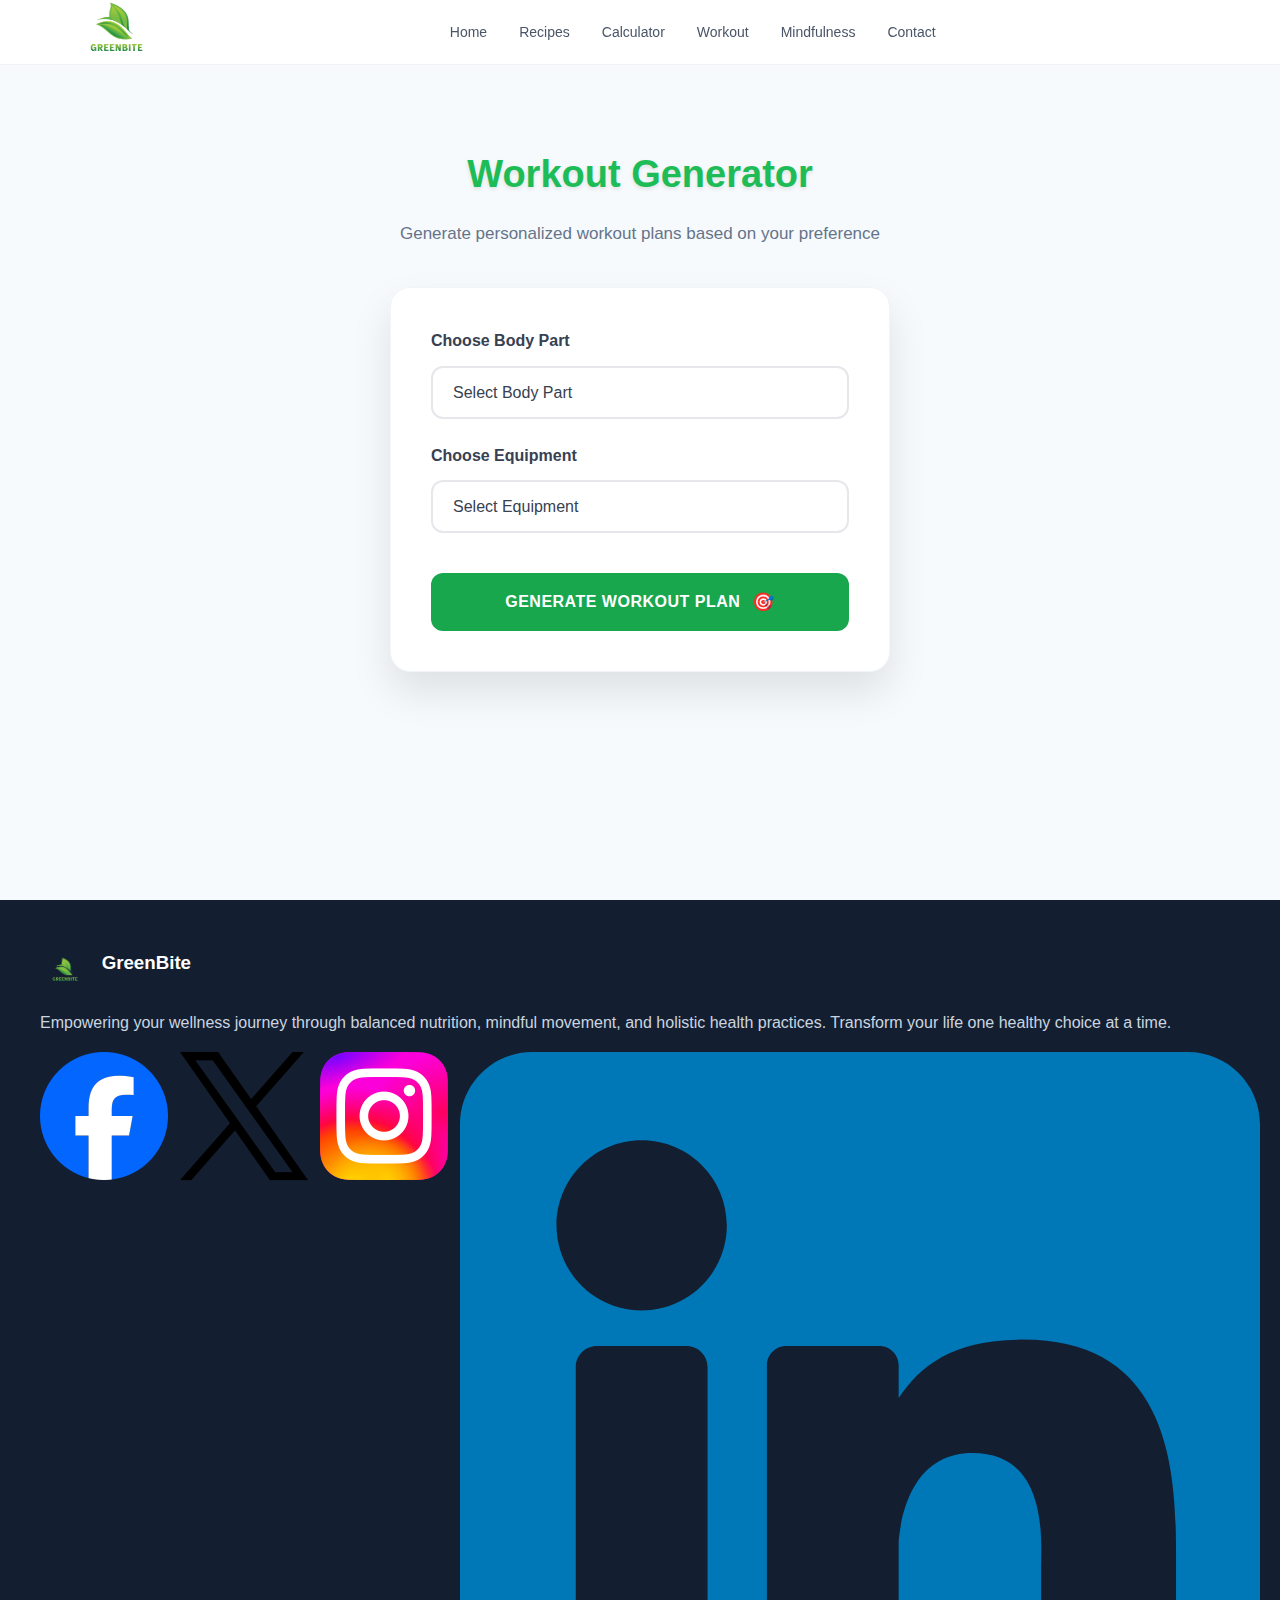
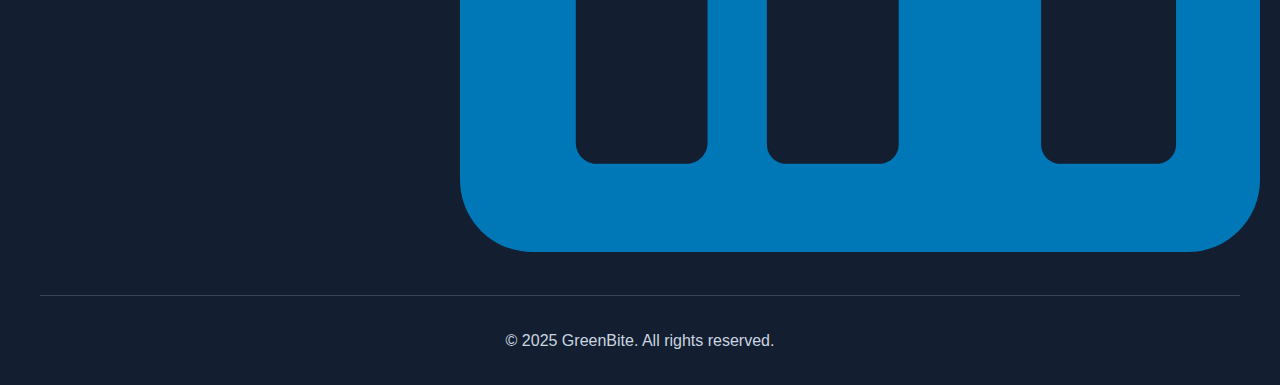
<file: workout.html>
<!DOCTYPE html>
<html lang="en">
  <head>
    <meta charset="UTF-8" />
    <meta name="viewport" content="width=device-width, initial-scale=1.0" />
    <title>GreenBite</title>
    <link rel="stylesheet" href="./CSS/style.css" />
    <link rel="stylesheet" href="./CSS/workout.css" />
    <link rel="stylesheet" href="./CSS/home.css" />
    <link
      rel="icon"
      href="./assets/GreenBite-logo.png"
      type="image/x-icon"
      sizes="60x60"
    />
  </head>
  <body>
    <nav class="navbar">
      <div class="nav-container">
        <div class="nav-logo">
          <a href="./index.html" aria-label="Go to Home">
            <img
              src="./assets/GreenBite-logo.png"
              alt="GreenBite Logo"
              class="logo-img"
            />
          </a>
        </div>
        <button
          class="hamburger"
          aria-label="Open menu"
          aria-expanded="false"
          aria-controls="primary-navigation"
        >
          <span></span>
          <span></span>
          <span></span>
        </button>
        <ul class="nav-menu" id="primary-navigation">
          <li class="nav-item">
            <a href="./index.html" class="nav-link">Home</a>
          </li>
          <li class="nav-item">
            <a href="./recipes.html" class="nav-link">Recipes</a>
          </li>
          <li class="nav-item">
            <a href="./calculator.html" class="nav-link">Calculator</a>
          </li>
          <li class="nav-item">
            <a href="./workout.html" class="nav-link">Workout</a>
          </li>
          <li class="nav-item">
            <a href="./mindfulness.html" class="nav-link">Mindfulness</a>
          </li>
          <li class="nav-item">
            <a href="./contact.html" class="nav-link">Contact</a>
          </li>
        </ul>
        <div class="nav-backdrop" aria-hidden="true"></div>
      </div>
    </nav>
    <main>
      <section class="workout-section">
        <h1>Workout Generator</h1>
        <h3>Generate personalized workout plans based on your preference</h3>

        <div class="form-container">
          <form id="workout-form" class="workout-form">
            <div class="input-group">
              <label for="body-part">Choose Body Part</label>
              <select id="body-part" required>
                <option value="">Select Body Part</option>
                <option value="arms">💪 Arms</option>
                <option value="legs">🦵 Legs</option>
                <option value="full">🏃‍♂️ Full Body</option>
              </select>
            </div>

            <div class="input-group">
              <label for="equipment">Choose Equipment</label>
              <select id="equipment" required>
                <option value="">Select Equipment</option>
                <option value="none">🚫 No Equipment</option>
                <option value="dumbbells">🏋️‍♂️ Dumbbells</option>
              </select>
            </div>

            <button type="submit" class="generate-btn">
              <span>Generate Workout Plan</span>
              <span class="btn-icon">🎯</span>
            </button>
          </form>
        </div>

        <div id="workout-container" class="workout-container hidden">
          <div id="workout-plan" class="workout-plan"></div>
          <div id="timer" class="timer">
            <h3 id="exercise-name"></h3>
            <p>Time Left: <span id="time-left">30</span>s</p>
            <div class="timer-controls">
              <button id="start-timer">Start</button>
              <button id="reset-timer">Reset</button>
            </div>
          </div>
        </div>
      </section>
    </main>

    <footer class="footer">
      <div class="container">
        <div class="footer-content">
          <div class="footer-section">
            <div class="footer-logo">
              <img
                src="./assets/GreenBite-logo.png"
                alt="GreenBite Logo"
                class="footer-logo-img"
              />
              <h3>GreenBite</h3>
            </div>
            <p>
              Empowering your wellness journey through balanced nutrition,
              mindful movement, and holistic health practices. Transform your
              life one healthy choice at a time.
            </p>
            <div class="social-links">
              <a
                href="https://facebook.com"
                class="social-link facebook"
                aria-label="Facebook"
              >
                <img src="./assets/facebook.svg.png" alt="Facebook" />
              </a>
              <a
                href="https://twitter.com"
                class="social-link twitter"
                aria-label="X (Twitter)"
              >
                <img src="./assets/x.svg.png" alt="X (Twitter)" />
              </a>
              <a
                href="https://instagram.com"
                class="social-link instagram"
                aria-label="Instagram"
              >
                <img src="./assets/instagram.svg.png" alt="Instagram" />
              </a>
              <a
                href="https://linkedin.com"
                class="social-link linkedin"
                aria-label="LinkedIn"
              >
                <img src="./assets/linkedin.svg" alt="LinkedIn" />
              </a>
            </div>
          </div>

          <div class="footer-section">
            <h4>Quick Links</h4>
            <ul class="footer-links">
              <li><a href="#home">Home</a></li>
              <li><a href="#recipes">Recipes</a></li>
              <li><a href="#calculator">Calculator</a></li>
              <li><a href="#workout">Workout</a></li>
              <li><a href="#mindfulness">Mindfulness</a></li>
            </ul>
          </div>

          <div class="footer-section">
            <h4>Contact</h4>
            <div class="contact-info">
              <p>Email: hello@greenbite.com</p>
              <p>Phone: +94 123 345 45</p>
              <p>Address: 123 Sri Lanka, Colombo</p>
            </div>
          </div>
        </div>

        <div class="footer-bottom">
          <div class="footer-bottom-content">
            <p>&copy; 2025 GreenBite. All rights reserved.</p>
          </div>
        </div>
      </div>
    </footer>
    <script src="./JS/workout.js"></script>
  </body>
</html>
</file>
<file: CSS/home.css>
/* Hero Section*/
.hero-section {
  display: flex;
  flex-direction: column;
  align-items: center;
  justify-content: center;
  min-height: calc(100vh - 64px);
  text-align: center;
  padding: 2rem;
}

.hero-section h1 {
  font-size: 3.5rem;
  font-weight: 700;
  color: #2d3748;
  margin-bottom: 1rem;
  text-shadow: 2px 2px 4px rgba(0, 0, 0, 0.1);
}

.hero-section h1 .green-text {
  background: linear-gradient(135deg, #1ca949 0%, #38a169 100%);
  -webkit-background-clip: text;
  background-clip: text;
  -webkit-text-fill-color: transparent;
  font-weight: 800;
}

.hero-section h3 {
  font-size: 20px;
  font-weight: 400;
  color: #697487;
  margin-bottom: 2.5rem;
  max-width: 600px;
  line-height: 1.6;
}

.hero-buttons {
  display: flex;
  gap: 1.5rem;
  flex-wrap: wrap;
  justify-content: center;
  margin-top: 2rem;
}

.hero-button {
  padding: 10px 6px;
  font-size: 14px;
  font-weight: 400;
  border: none;
  border-radius: 10px;
  cursor: pointer;
  transition: all 0.3s ease;
  text-decoration: none;
  display: inline-flex;
  align-items: center;
  justify-content: center;
  min-width: 180px;
  position: relative;
  overflow: hidden;
  letter-spacing: 0.5px;
  box-shadow: 0 4px 15px rgba(0, 0, 0, 0.1);
}

.hero-button.first {
  background: #1ca949;
  color: white;
}

.hero-button.first:hover {
  transform: translateY(-3px);
  box-shadow: 0 8px 25px rgba(28, 169, 73, 0.4);
  background: #158f3b;
}

.hero-button.second {
  background: rgba(255, 255, 255, 0.95);
  color: #2d3748;
}

.hero-button.second:hover {
  transform: translateY(-3px);
  box-shadow: 0 8px 25px rgba(0, 0, 0, 0.15);
  border-color: rgba(28, 169, 73, 0.4);
  background: rgb(225, 225, 225);
}

/* Features Section*/
.features-section {
  padding: 5rem 2rem;
  background: #f6f7f9;
  position: relative;
  overflow: hidden;
}

.container {
  max-width: 1200px;
  margin: 0 auto;
  position: relative;
  z-index: 1;
}

.features-section h2 {
  text-align: center;
  font-size: 28px;
  font-weight: 800;
  margin-bottom: 1.5rem;
  letter-spacing: 0.5px;
  color: #1ca949;
}

.section-description {
  text-align: center;
  font-size: 1.2rem;
  color: #64748b;
  margin-bottom: 4rem;
  max-width: 700px;
  margin-left: auto;
  margin-right: auto;
  line-height: 1.7;
  font-weight: 400;
}

.features-grid {
  display: grid;
  grid-template-columns: repeat(4, 1fr);
  gap: 2.5rem;
  margin-top: 3rem;
}

.feature-card {
  background: white;
  padding: 2.5rem 2rem;
  border-radius: 20px;
  text-align: center;
  transition: all 0.4s cubic-bezier(0.4, 0, 0.2, 1);
  position: relative;
  overflow: hidden;
}

.feature-card::before {
  content: "";
  position: absolute;
  top: 0;
  left: 0;
  right: 0;
  height: 4px;
  background: linear-gradient(90deg, #1ca949 0%, #38a169 100%);
  transform: scaleX(0);
  transition: transform 0.4s ease;
}

.feature-card:hover::before {
  transform: scaleX(1);
}

.feature-card:hover {
  transform: translateY(-8px) scale(1.02);
  box-shadow: 0 15px 40px rgba(28, 169, 73, 0.15), 0 5px 15px rgba(0, 0, 0, 0.1);
  background: linear-gradient(
    145deg,
    rgba(255, 255, 255, 0.98) 0%,
    rgba(255, 255, 255, 0.92) 100%
  );
}

.feature-icon {
  font-size: 3.5rem;
  margin-bottom: 1.5rem;
}

.feature-card h3 {
  font-size: 20px;
  font-weight: 700;
  color: #1e293b;
  margin-bottom: 1rem;
  letter-spacing: 0.5px;
}

.feature-card p {
  color: #64748b;
  line-height: 1.6;
  font-size: 15px;
  font-weight: 400;
}

/* Newsletter Section*/
.newsletter-section {
  padding-top: 50px;
  padding-bottom: 38px;
  background-color: rgb(224, 244, 224);
}

.newsletter-content {
  text-align: center;
  max-width: 600px;
  margin: 0 auto;
}

.newsletter-section h2 {
  font-size: 25px;
  font-weight: 700;
  color: #2d3748;
  margin-bottom: 16px;
}

.newsletter-section p {
  font-size: 16px;

  color: #697487;

  margin-bottom: 40px;

  line-height: 1.6;
}

.newsletter-form {
  margin-top: 32px;
}

.form-group {
  display: flex;
  gap: 1rem;
  margin-bottom: 1rem;
  max-width: 500px;
  margin-left: auto;
  margin-right: auto;
}

.newsletter-input {
  flex: 1;
  padding: 10px 15px;
  font-size: 13px;
  border: 2px solid rgba(56, 161, 105, 0.2);
  border-radius: 10px;
  background: rgba(255, 255, 255, 0.9);
  transition: all 0.3s ease;
}

.newsletter-input:focus {
  outline: none;
  border-color: #38a169;
  box-shadow: 0 0 0 3px rgba(56, 161, 105, 0.1);
}

.newsletter-button {
  padding-left: 17px;
  padding-right: 17px;

  font-size: 13px;
  font-weight: 400;
  background: #1ca949;
  color: white;
  border: none;
  border-radius: 10px;
  cursor: pointer;
  transition: all 0.3s ease;
}

.newsletter-button:hover {
  background: #157a3b;
  transform: translateY(-2px);
  box-shadow: 0 4px 8px rgba(0, 0, 0, 0.15);
}

/* Footer Styles */
.footer {
  background: #131f30;
  color: white;
  padding: 48px 32px 16px;
}

.footer-content {
  display: grid;
  grid-template-columns: 2fr 1fr 1fr;
  gap: 48px;
  margin-bottom: 32px;
  align-items: start;
}

.footer-section h3,
.footer-section h4 {
  color: #fff;
  margin-bottom: 16px;
  font-weight: 600;
}

.footer-logo {
  display: flex;
  align-items: center;
  gap: 12px;
  margin-bottom: 16px;
}

.footer-logo-img {
  height: 40px;
  width: auto;
}

.footer-section p {
  color: #cbd5e0;
  line-height: 1.6;
  margin-bottom: 16px;
}

.footer-links {
  list-style: none;
}

.footer-links li {
  margin-bottom: 8px;
}

.footer-links a {
  color: #cbd5e0;
  text-decoration: none;
  transition: color 0.3s ease;
}

.footer-links a:hover {
  color: #38a169;
}

.contact-info p {
  margin-bottom: 8px;
  color: #cbd5e0;
}

.social-links {
  display: flex;
  gap: 12px;
  margin-top: 16px;
}

.social-link {
  display: inline-block;
  font-size: 24px;
  text-decoration: none;
  transition: transform 0.3s ease;
}

.social-link:hover {
  transform: scale(1.2);
}

.social-link.facebook {
  color: #1877f2;
}

.social-link.twitter {
  color: #1da1f2;
}

.social-link.instagram {
  color: #e4405f;
}

.social-link.youtube {
  color: #ff0000;
}

.social-link.linkedin {
  color: #0a66c2;
}

.footer-bottom {
  border-top: 1px solid rgba(203, 213, 224, 0.2);
  padding-top: 32px;
}

.footer-bottom-content {
  display: flex;
  justify-content: center;
  align-items: center;
  flex-wrap: wrap;
  gap: 16px;
  padding-bottom: 15px;
}

.footer-bottom p {
  color: #cbd5e0;
  margin: 0;
}

.footer-bottom-links {
  display: flex;
  gap: 32px;
}

.footer-bottom-links a {
  color: #cbd5e0;
  text-decoration: none;
  font-size: 14px;
  transition: color 0.3s ease;
}

.footer-bottom-links a:hover {
  color: #38a169;
}
</file>
<file: CSS/style.css>
* {
  margin: 0;
  padding: 0;
  box-sizing: border-box;
}

body {
  font-family: -apple-system, BlinkMacSystemFont, "Segoe UI", Roboto, Oxygen,
    Ubuntu, Cantarell, sans-serif;
  line-height: 1.6;
  color: #2d3748;
  background-color: #f7fafc;
  position: relative;
}

h1 {
  text-align: center;
  font-size: 35px;
  margin: 0;
}

body.home::before {
  content: "";
  position: fixed;
  top: 0;
  left: 0;
  width: 100%;
  height: 100%;
  background-image: url("../assets/background-image.webp");
  background-size: cover;
  background-position: center;
  background-repeat: no-repeat;
  background-attachment: fixed;
  opacity: 0.4;
  z-index: -1;
}

body.home::after {
  content: "";
  position: fixed;
  top: 0;
  left: 0;
  width: 100%;
  height: 100%;
  background-color: rgba(255, 255, 255, 0.3);
  z-index: -1;
}

/* Navbar styles */
.navbar {
  background: rgba(255, 255, 255, 0.95);
  -webkit-backdrop-filter: blur(10px);
  backdrop-filter: blur(10px);
  border-bottom: 1px solid rgba(0, 0, 0, 0.05);
  position: fixed;
  top: 0;
  width: 100%;
  z-index: 1000;
}

.nav-container {
  max-width: 1200px;
  margin: 0 auto;
  padding: 0 24px;
  display: flex;
  justify-content: space-between;
  align-items: center;
  height: 64px;
}

.nav-logo {
  display: flex;
  align-items: center;
}

.logo-img {
  height: 85px;
  width: auto;
  cursor: pointer;
  transition: transform 0.2s ease;
  margin-top: 5px;
}

.nav-menu {
  display: flex;
  list-style: none;
  gap: 4px;
}

.nav-item {
  position: relative;
}

/* Hamburger Menu */
.hamburger {
  display: none;
  flex-direction: column;
  cursor: pointer;
  padding: 8px;
  transition: all 0.3s ease;
  background: transparent;
  border: 0;
}

.hamburger span {
  width: 25px;
  height: 3px;
  background-color: #4a5568;
  margin: 3px 0;
  transition: all 0.3s ease;
  border-radius: 2px;
}

.hamburger.active span:nth-child(1) {
  transform: rotate(45deg) translate(5px, 5px);
}

.hamburger.active span:nth-child(2) {
  opacity: 0;
}

.hamburger.active span:nth-child(3) {
  transform: rotate(-45deg) translate(7px, -6px);
}

.nav-link {
  color: #4a5568;
  text-decoration: none;
  font-weight: 500;
  font-size: 14px;
  padding: 10px 14px;
  border-radius: 8px;
  transition: all 0.2s ease;
  position: relative;
}

.nav-link:hover {
  color: #38a169;
  background-color: rgba(56, 161, 105, 0.1);
}

.nav-link:active {
  transform: translateY(1px);
}

.hamburger:focus-visible,
.nav-link:focus-visible {
  outline: 3px solid rgba(56, 161, 105, 0.35);
  outline-offset: 3px;
  border-radius: 10px;
}

main {
  margin-top: 64px;
  padding: 40px 24px;
  min-height: calc(100vh - 64px);
  max-width: 1200px;
  margin-left: auto;
  margin-right: auto;
  margin-top: 64px;
}

/* Responsiveness */
@media (max-width: 768px) {
  body.home::before {
    background-size: cover;
    background-position: center;
    background-attachment: scroll;
  }

  .nav-container {
    padding: 0 20px;
    height: 56px;
  }

  .logo-img {
    height: 32px;
  }

  .hamburger {
    display: flex;
  }

  .nav-menu {
    position: fixed;
    top: 0;
    right: -100%;
    width: 78%;
    max-width: 340px;
    height: 100vh;
    background: rgba(255, 255, 255, 0.98);
    -webkit-backdrop-filter: blur(10px);
    backdrop-filter: blur(10px);
    flex-direction: column;
    align-items: stretch;
    justify-content: flex-start;
    padding-top: 72px;
    transition: right 0.3s ease;
    gap: 6px;
    box-shadow: -12px 0 30px rgba(0, 0, 0, 0.15);
    z-index: 1001;
  }

  .nav-menu.active {
    right: 0;
  }

  .nav-backdrop {
    content: "";
    position: fixed;
    inset: 0;
    background: rgba(0, 0, 0, 0.35);
    opacity: 0;
    pointer-events: none;
    transition: opacity 0.3s ease;
    z-index: 900;
  }

  .nav-menu.active ~ .nav-backdrop {
    opacity: 1;
    pointer-events: auto;
  }

  .nav-backdrop.active {
    opacity: 1;
    pointer-events: auto;
  }

  .nav-item {
    margin: 0 12px;
  }

  .nav-link {
    font-size: 16px;
    padding: 14px 16px;
    display: block;
    text-align: left;
    border-radius: 10px;
    transition: all 0.2s ease;
  }

  .nav-link:hover {
    background-color: rgba(56, 161, 105, 0.12);
    transform: translateX(4px);
  }

  main {
    margin-top: 56px;
    padding: 24px 20px;
  }

  h1 {
    font-size: 36px;
    margin: 40px 0 24px 0;
  }
}

@media (max-width: 480px) {
  body.home::before {
    background-size: cover;
    background-position: center;
    background-attachment: scroll;
  }

  .nav-container {
    padding: 0 16px;
  }

  .logo-img {
    height: 28px;
  }

  .hamburger span {
    width: 22px;
    height: 2px;
  }

  .nav-menu {
    padding-top: 40px;
  }

  .nav-link {
    font-size: 16px;
    padding: 12px 25px;
  }

  h1 {
    font-size: 30px;
  }
}
</file>
<file: CSS/calculator.css>
body::before {
  display: none !important;
}

body::after {
  display: none !important;
}

.calculator-section h1 {
  font-size: 38px;
  font-weight: 800;

  color: #1dbc57;
  margin-bottom: 15px;
  text-shadow: 0 2px 4px rgba(0, 0, 0, 0.1);
}

.calculator-section {
  padding: 40px 32px;
  text-align: center;
  max-width: 1400px;
  margin: 0 auto;
}

.calculator-section h3 {
  font-size: 17px;
  color: #64748b;
  margin-bottom: 40px;
  margin-top: 5px;
  font-weight: 400;
  max-width: 600px;
  margin-left: auto;
  margin-right: auto;
  line-height: 1.6;
}

.calculator-container {
  background: #ffffff;
  padding: 20px;
  border-radius: 16px;
  box-shadow: 0 8px 30px rgba(0, 0, 0, 0.1);
  max-width: 450px;
  margin: 0 auto;
  border: 1px solid rgba(29, 188, 87, 0.1);
}

.calculator-container h2 {
  text-align: center;
  margin-bottom: 20px;
  color: #1a202c;
  font-size: 18px;
  font-weight: 700;
}

#calcForm {
  display: grid;
  gap: 8px;
}

.form-row {
  display: grid;
  grid-template-columns: 1fr 1fr;
  gap: 15px;
}

.form-group {
  display: flex;
  flex-direction: column;
}

#calcForm label {
  font-weight: 600;
  color: #374151;
  margin-bottom: 6px;
  font-size: 12px;
  text-transform: uppercase;
  letter-spacing: 0.5px;
}

#calcForm input,
#calcForm select {
  width: 100%;
  padding: 10px 14px;
  border: 2px solid #e5e7eb;
  border-radius: 8px;
  box-sizing: border-box;
  font-size: 14px;
  transition: all 0.3s ease;
  background: #fafafa;
  height: 42px;
  appearance: none;
}

#calcForm select {
  background-position: right 12px center;
  background-repeat: no-repeat;
  background-size: 16px;
}

#calcForm input:focus,
#calcForm select:focus {
  outline: none;
  border-color: #1dbc57;
  background: #ffffff;
  box-shadow: 0 0 0 3px rgba(29, 188, 87, 0.1);
  transform: translateY(-1px);
}

#calcForm button {
  width: 100%;
  padding: 12px;
  border: none;
  border-radius: 10px;
  margin-top: 8px;
  font-size: 14px;
  font-weight: 600;
  text-transform: uppercase;
  letter-spacing: 0.5px;
  cursor: pointer;
  transition: all 0.3s ease;
  background: #16a249;
  color: #ffffff;
  box-shadow: 0 4px 15px rgba(29, 188, 87, 0.3);
}

#calcForm button:hover {
  transform: translateY(-2px);
  box-shadow: 0 6px 20px rgba(29, 188, 87, 0.4);
  background: #0c973f;
}

#calcForm button:active {
  transform: translateY(0);
}

#calcForm button.loading {
  background: #6b7280;
  cursor: not-allowed;
  transform: none;
  box-shadow: 0 2px 8px rgba(156, 163, 175, 0.3);
}

.result {
  margin-top: 20px;
  padding: 20px;
  background: #e9ecef;
  border-radius: 12px;
  border: 2px solid rgba(29, 188, 87, 0.1);
}

.result h3 {
  color: #1a202c;
  margin-bottom: 20px;
  font-size: 20px;
  font-weight: 700;
}

.result p {
  margin: 10px 0;
  font-size: 16px;
  color: #374151;
}

.result h4 {
  margin: 25px 0 15px 0;
  color: #1a202c;
  font-size: 18px;
  font-weight: 600;
}

.bar {
  height: 30px;
  border-radius: 15px;
  margin: 15px 0;
  background: #e5e7eb;
  overflow: hidden;
  box-shadow: inset 0 2px 4px rgba(0, 0, 0, 0.1);
}

.bar-fill {
  height: 100%;
  display: flex;
  align-items: center;
  justify-content: center;
  color: white;
  font-size: 14px;
  font-weight: 600;
  transition: width 0.8s ease-in-out;
  text-shadow: 0 1px 2px rgba(0, 0, 0, 0.2);
}

.carbs {
  background: linear-gradient(135deg, #3b82f6 0%, #1d4ed8 100%);
}
.protein {
  background: linear-gradient(135deg, #8b5cf6 0%, #6d28d9 100%);
}
.fat {
  background: linear-gradient(135deg, #f59e0b 0%, #d97706 100%);
}
</file>
<file: CSS/contact.css>
body::before {
  display: none !important;
}

body::after {
  display: none !important;
}

.contact-section {
  padding: 40px 32px;
  text-align: center;
  max-width: 1400px;
  margin: 0 auto;
}

.contact-section h1 {
  font-size: 38px;
  font-weight: 800;
  color: rgb(9, 8, 8);
  margin-bottom: 15px;
  text-shadow: 0 2px 4px rgba(0, 0, 0, 0.1);
}

.contact-section h3 {
  font-size: 17px;
  color: #64748b;
  margin-bottom: 40px;
  margin-top: 5px;
  font-weight: 400;
  max-width: 600px;
  margin-left: auto;
  margin-right: auto;
  line-height: 1.6;
}

.contact-container {
  max-width: 1200px;
  margin: 0 auto;
  padding: 0 20px;
  display: grid;
  grid-template-columns: 1fr 1fr;
  gap: 40px;
  margin-bottom: 60px;
}

/* Contact Form */
.form-section {
  background: white;
  padding: 30px;
  border-radius: 16px;
  box-shadow: 0 10px 30px rgba(0, 0, 0, 0.1);
  border: 1px solid #e2e8f0;
}

.form-section h2 {
  font-size: 20px;
  color: #2d3748;
  margin-bottom: 20px;
  text-align: center;
}

form {
  display: flex;
  flex-direction: column;
  gap: 16px;
}

form input,
form textarea {
  padding: 12px;
  border: 2px solid #e2e8f0;
  border-radius: 8px;
  font-size: 14px;
  transition: all 0.3s ease;
  font-family: inherit;
}

form input:focus,
form textarea:focus {
  outline: none;
  border-color: #48bb78;
  box-shadow: 0 0 0 3px rgba(72, 187, 120, 0.1);
}

form textarea {
  resize: vertical;
  min-height: 100px;
}

form button {
  padding: 12px 20px;
  background: #38a169;
  color: white;
  border: none;
  border-radius: 8px;
  font-size: 14px;
  font-weight: 600;
  cursor: pointer;
  transition: all 0.3s ease;
  text-transform: uppercase;
  letter-spacing: 1px;
}

form button:hover {
  background: #2f855a;
  transform: translateY(-2px);
  box-shadow: 0 5px 15px rgba(72, 187, 120, 0.3);
}

.form-response {
  margin-top: 12px;
  padding: 10px;
  border-radius: 8px;
  text-align: center;
  font-weight: 500;
}

/* Contact info Section */
.info-section {
  background: white;
  padding: 40px;
  border-radius: 16px;
  box-shadow: 0 10px 30px rgba(0, 0, 0, 0.1);
  border: 1px solid #e2e8f0;
}

.info-section h2 {
  font-size: 20px;
  color: #2d3748;
  margin-bottom: 24px;
  text-align: center;
}

.info-section p {
  font-size: 16px;
  margin-bottom: 16px;
  color: #4a5568;
  display: flex;
  align-items: center;
  gap: 12px;
}

.info-section p strong {
  color: #2d3748;
  min-width: 80px;
}

/* Map */
.map-container {
  margin-top: 30px;
  border-radius: 12px;
  overflow: hidden;
  box-shadow: 0 8px 25px rgba(0, 0, 0, 0.15);
  border: 1px solid #e2e8f0;
}

.map-container iframe {
  width: 100%;
  height: 260px;
  border: 0;
  display: block;
}

/* FAQ */
.faq {
  background: #f7fafc;
  padding: 40px 20px;
  margin-top: 40px;
}

.faq h2 {
  text-align: center;
  font-size: 24px;
  color: #2d3748;
  margin-bottom: 30px;
  font-weight: 700;
}

.accordion {
  max-width: 700px;
  margin: 0 auto;
}

.accordion-btn {
  width: 100%;
  text-align: left;
  padding: 16px 20px;
  background: white;
  border: 2px solid #e2e8f0;
  border-radius: 12px;
  font-size: 16px;
  font-weight: 600;
  color: #2d3748;
  cursor: pointer;
  margin-bottom: 10px;
  transition: all 0.3s ease;
  display: flex;
  justify-content: space-between;
  align-items: center;
}

.accordion-btn:hover {
  background: #f7fafc;
  border-color: #48bb78;
  transform: translateY(-1px);
}

.accordion-btn::after {
  content: "+";
  font-size: 20px;
  font-weight: bold;
  color: #48bb78;
  transition: transform 0.3s ease;
}

.accordion-content {
  max-height: 0;
  overflow: hidden;
  transition: all 0.3s ease;
  background: white;
  border-radius: 0 0 12px 12px;
  margin-top: -10px;
  border: 2px solid #e2e8f0;
  border-top: none;
}

.accordion-content p {
  padding: 16px 20px;
  margin: 0;
  color: #4a5568;
  line-height: 1.6;
  font-size: 14px;
}

/* Mobile responsiveness */
@media (max-width: 900px) {
  .contact-container {
    grid-template-columns: 1fr;
    gap: 20px;
    padding: 0 10px;
  }

  .contact-section {
    padding: 28px 16px;
  }

  .contact-section h1 {
    font-size: 28px;
  }

  .contact-section h3 {
    font-size: 15px;
    margin-bottom: 24px;
  }

  .form-section,
  .info-section {
    padding: 20px;
    border-radius: 12px;
  }

  form input,
  form textarea,
  form button {
    font-size: 15px;
  }

  .map-container iframe {
    height: 220px;
  }

  .faq {
    padding: 28px 16px;
  }

  .accordion {
    max-width: 100%;
  }

  .accordion-btn {
    font-size: 15px;
  }
}

@media (max-width: 480px) {
  .contact-section h1 {
    font-size: 24px;
  }

  .form-section,
  .info-section {
    padding: 16px;
  }

  .map-container iframe {
    height: 200px;
  }
}
</file>
<file: CSS/mindfulness.css>
body::before {
  display: none !important;
}

body::after {
  display: none !important;
}

.mindfulness-section {
  padding: 40px 32px;
  text-align: center;
  max-width: 1400px;
  margin: 0 auto;
}

.mindfulness-section h1 {
  font-size: 38px;
  font-weight: 800;
  color: #1dbc57;
  margin-bottom: 15px;
  text-shadow: 0 2px 4px rgba(0, 0, 0, 0.1);
}

.mindfulness-section h3 {
  font-size: 17px;
  color: #64748b;
  margin-bottom: 40px;
  margin-top: 5px;
  font-weight: 400;
  max-width: 600px;
  margin-left: auto;
  margin-right: auto;
  line-height: 1.6;
}
.breathing-timer-container {
  margin: 48px auto;
  padding: 40px;
  background: #ffffff;
  border: 2px solid #e2e8f0;
  border-radius: 12px;
  box-shadow: 0 4px 12px rgba(0, 0, 0, 0.08);
  max-width: 700px;
  color: #374151;
  text-align: center;
}

.breathing-timer-container h2 {
  margin-bottom: 32px;
  font-size: 25.5px;
  font-weight: 600;
  color: #1f2937;
}

.breathing-timer-content {
  display: flex;
  gap: 48px;
  align-items: center;
  justify-content: space-between;
}

/* Breathing Section */
.breathing-section {
  flex: 1;
  padding: 0;
  border-bottom: none;
  border-right: 1px solid #e2e8f0;
  padding-right: 32px;
}

.circle {
  width: 120px;
  height: 120px;
  margin: auto;
  border-radius: 50%;
  background: #10b981;
  animation: breathe 6s infinite ease-in-out;
  box-shadow: 0 4px 20px rgba(16, 185, 129, 0.3);
  position: relative;
}

.circle::before {
  content: "";
  position: absolute;
  top: 50%;
  left: 50%;
  transform: translate(-50%, -50%);
  width: 60%;
  height: 60%;
  border-radius: 50%;
  background: rgba(255, 255, 255, 0.3);
}

@keyframes breathe {
  0%,
  100% {
    transform: scale(1);
  }
  50% {
    transform: scale(1.15);
  }
}

#breathing-text {
  margin-top: 24px;
  font-size: 17.5px;
  font-weight: 500;
  color: #6b7280;
}

/* Timer Section */
.timer-section {
  flex: 1;
  margin-top: 0;
  padding-left: 32px;
}

.timer-section p {
  font-size: 16px;
  margin: 16px 0;
  font-weight: 400;
  color: #6b7280;
}

#time-left {
  font-size: 40px;
  font-weight: 700;
  color: #1dbc57;
}

.timer-controls {
  margin: 24px 0;
}

.timer-controls button {
  margin: 8px 8px;
  padding: 10px 20px;
  border: 2px solid #1dbc57;
  border-radius: 8px;
  background: #ffffff;
  color: #1dbc57;
  cursor: pointer;
  font-weight: 500;
  font-size: 14.5px;
  transition: all 0.2s ease;
}

.timer-controls button:hover {
  background: #1dbc57;
  color: white;
}

/* Sounds */
.sound-container {
  margin: 32px auto;
  padding: 40px;
  background: #ffffff;
  border: 2px solid #e2e8f0;
  border-radius: 12px;
  max-width: 500px;
  box-shadow: 0 4px 12px rgba(0, 0, 0, 0.08);
  color: #374151;
  text-align: center;
}

.sound-container h2 {
  margin-bottom: 32px;
  font-size: 25.5px;
  font-weight: 600;
  color: #1f2937;
}

.sound-controls {
  display: flex;
  gap: 16px;
  justify-content: center;
  flex-wrap: wrap;
}

.sound-container button {
  padding: 12px 24px;
  border: 2px solid #1dbc57;
  border-radius: 8px;
  background: #ffffff;
  color: #1dbc57;
  cursor: pointer;
  font-weight: 500;
  font-size: 16px;
  transition: all 0.2s ease;
  min-width: 120px;
}

.sound-container button:hover {
  background: #1dbc57;
  color: white;
  transform: translateY(-1px);
  box-shadow: 0 4px 12px rgba(29, 188, 87, 0.3);
}

.sound-container button:active {
  transform: translateY(0);
}
</file>
<file: CSS/recipes.css>
body::before {
  display: none !important;
}

body::after {
  display: none !important;
}

.recipes-section {
  padding: 32px;
  text-align: center;
}

#searchBar {
  width: 50%;
  padding: 10px;
  margin-bottom: 20px;
}

.recipes-container {
  display: grid;
  grid-template-columns: repeat(auto-fit, minmax(250px, 1fr));
  gap: 24px;
}

.recipe-card {
  background: white;
  border-radius: 8px;
  overflow: hidden;
  box-shadow: 0 2px 5px rgba(0, 0, 0, 0.1);
  cursor: pointer;
  transition: transform 0.2s;
}

.recipe-card:hover {
  transform: scale(1.05);
}

.recipe-card img {
  width: 100%;
  height: 160px;
  object-fit: cover;
}

.recipe-card h3 {
  margin: 10px;
}

.recipe-card p {
  margin: 0 10px 10px;
  font-size: 14px;
  color: #555;
}

/* Modal */
.modal {
  display: none;
  position: fixed;
  z-index: 100;
  left: 0;
  top: 0;
  width: 100%;
  height: 100%;
  background: rgba(0, 0, 0, 0.6);
}

.modal-content {
  background: #fff;
  margin: 5% auto;
  padding: 20px;
  border-radius: 8px;
  width: 80%;
  max-width: 700px;
  text-align: left;
}

.close {
  float: right;
  font-size: 24px;
  cursor: pointer;
}
</file>
<file: CSS/workout.css>
body::before {
  display: none !important;
}

body::after {
  display: none !important;
}

.workout-section {
  padding: 40px 32px;
  text-align: center;
  max-width: 1400px;
  margin: 0 auto;
}

.workout-section h1 {
  font-size: 38px;
  font-weight: 800;
  color: #1dbc57;
  margin-bottom: 15px;
  text-shadow: 0 2px 4px rgba(0, 0, 0, 0.1);
}

.workout-section h3 {
  font-size: 17px;
  color: #64748b;
  margin-bottom: 40px;
  margin-top: 5px;
  font-weight: 400;
  max-width: 600px;
  margin-left: auto;
  margin-right: auto;
  line-height: 1.6;
}

.form-container {
  max-width: 500px;
  margin: 0 auto;
  padding: 40px;
  background: #ffffff;
  border-radius: 20px;
  box-shadow: 0 20px 40px rgba(0, 0, 0, 0.1);
  border: 1px solid #f1f5f9;
}

.workout-form {
  display: flex;
  flex-direction: column;
  gap: 24px;
}

.input-group {
  display: flex;
  flex-direction: column;
  gap: 8px;
  text-align: left;
}

.input-group label {
  font-size: 16px;
  font-weight: 600;
  color: #374151;
  margin-bottom: 4px;
}

.input-group select {
  padding: 16px 20px;
  font-size: 16px;
  border: 2px solid #e5e7eb;
  border-radius: 12px;
  background: #ffffff;
  color: #374151;
  transition: all 0.3s ease;
  cursor: pointer;
  appearance: none;
  background-position: right 16px center;
  background-repeat: no-repeat;
  background-size: 16px;
  padding-right: 48px;
}

.input-group select:focus {
  outline: none;
  border-color: #1dbc57;
  box-shadow: 0 0 0 3px rgba(29, 188, 87, 0.1);
}

.input-group select:hover {
  border-color: #1dbc57;
}

.generate-btn {
  display: flex;
  align-items: center;
  justify-content: center;
  gap: 12px;
  padding: 18px 32px;
  background: #18a74d;
  color: white;
  border: none;
  border-radius: 12px;
  font-size: 16px;
  font-weight: 600;
  cursor: pointer;
  transition: all 0.3s ease;
  margin-top: 16px;
  text-transform: uppercase;
  letter-spacing: 0.5px;
}

.generate-btn:hover {
  background: #13a248;
  transform: translateY(-2px);
  box-shadow: 0 10px 25px rgba(29, 188, 87, 0.3);
}

.btn-icon {
  font-size: 18px;
}

.workout-container {
  max-width: 700px;
  margin: 40px auto 0;
  background: white;
  border-radius: 20px;
  box-shadow: 0 20px 40px rgba(0, 0, 0, 0.1);
  border: 1px solid #f1f5f9;
  overflow: hidden;
}

/* Workout Plan */
.workout-plan {
  padding: 32px;
  background: #dcfce7;
  text-align: left;
}

.workout-plan h2 {
  color: #166534;
  font-size: 24px;
  font-weight: 700;
  margin-bottom: 20px;
  text-align: center;
}

.workout-plan .exercise {
  background: white;
  padding: 20px;
  margin-bottom: 16px;
  border-radius: 12px;
  border-left: 4px solid #1dbc57;
}

.workout-plan .exercise h3 {
  color: #374151;
  font-size: 18px;
  font-weight: 600;
  margin-bottom: 8px;
}

.workout-plan .exercise p {
  color: #6b7280;
  margin: 4px 0;
  line-height: 1.5;
}

/* Timer Section */
.timer {
  padding: 32px;
  background: #fde68a;
  text-align: center;
  border-top: 1px solid #f4be36;
}

.timer h3 {
  color: #92400e;
  font-size: 20px;
  font-weight: 700;
  margin-bottom: 16px;
}

.timer p {
  color: #78350f;
  font-size: 18px;
  font-weight: 600;
  margin-bottom: 24px;
}

.timer #time-left {
  font-size: 24px;
  font-weight: 800;
  color: #b45309;
}

.timer-controls {
  display: flex;
  gap: 12px;
  justify-content: center;
  flex-wrap: wrap;
}

.timer button {
  padding: 12px 24px;
  border: none;
  border-radius: 10px;
  font-size: 14px;
  font-weight: 600;
  cursor: pointer;
  transition: all 0.3s ease;
  text-transform: uppercase;
  letter-spacing: 0.5px;
}

#start-timer {
  background: #1dbc57;
  color: white;
}

#start-timer:hover {
  background: #16a34a;
  transform: translateY(-2px);
  box-shadow: 0 8px 20px rgba(29, 188, 87, 0.3);
}

#reset-timer {
  background: #ef4444;
  color: white;
}

#reset-timer:hover {
  background: #dc2626;
  transform: translateY(-2px);
  box-shadow: 0 8px 20px rgba(239, 68, 68, 0.3);
}

.timer button:active {
  transform: translateY(0);
}

.hidden {
  display: none;
}

/* Mobile Responsiveness */
@media (max-width: 640px) {
  .workout-section {
    padding: 24px 16px;
  }

  .workout-section h1 {
    font-size: 28px;
  }

  .workout-section h3 {
    font-size: 15px;
    margin-bottom: 24px;
    padding: 0 4px;
  }

  .form-container {
    padding: 20px;
    border-radius: 14px;
  }

  .input-group label,
  .input-group select {
    font-size: 15px;
  }

  .input-group select {
    padding: 12px 16px;
  }

  .generate-btn {
    padding: 14px 18px;
    font-size: 14px;
  }

  .workout-container {
    margin-top: 24px;
    border-radius: 14px;
  }

  .workout-plan,
  .timer {
    padding: 20px;
  }

  .timer-controls {
    gap: 8px;
  }

  .timer button {
    padding: 10px 16px;
    font-size: 13px;
  }
}
</file>
